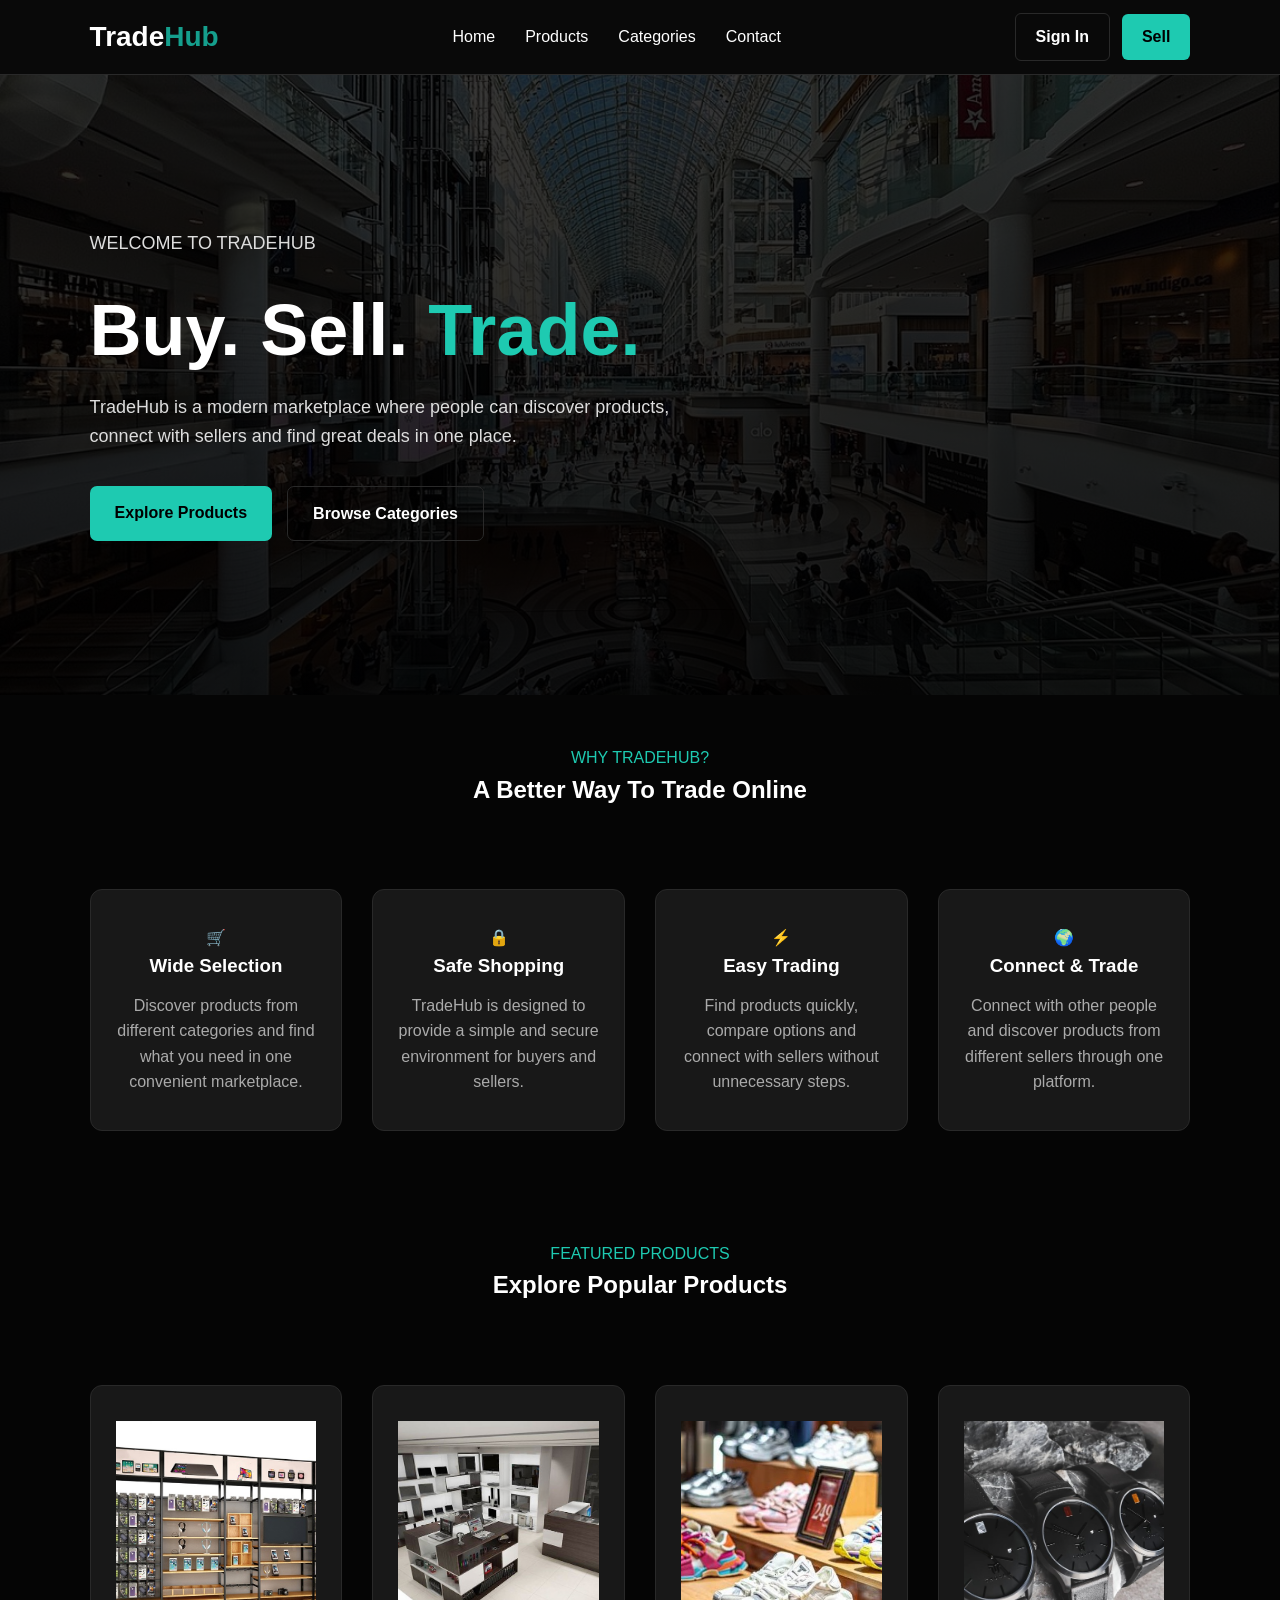
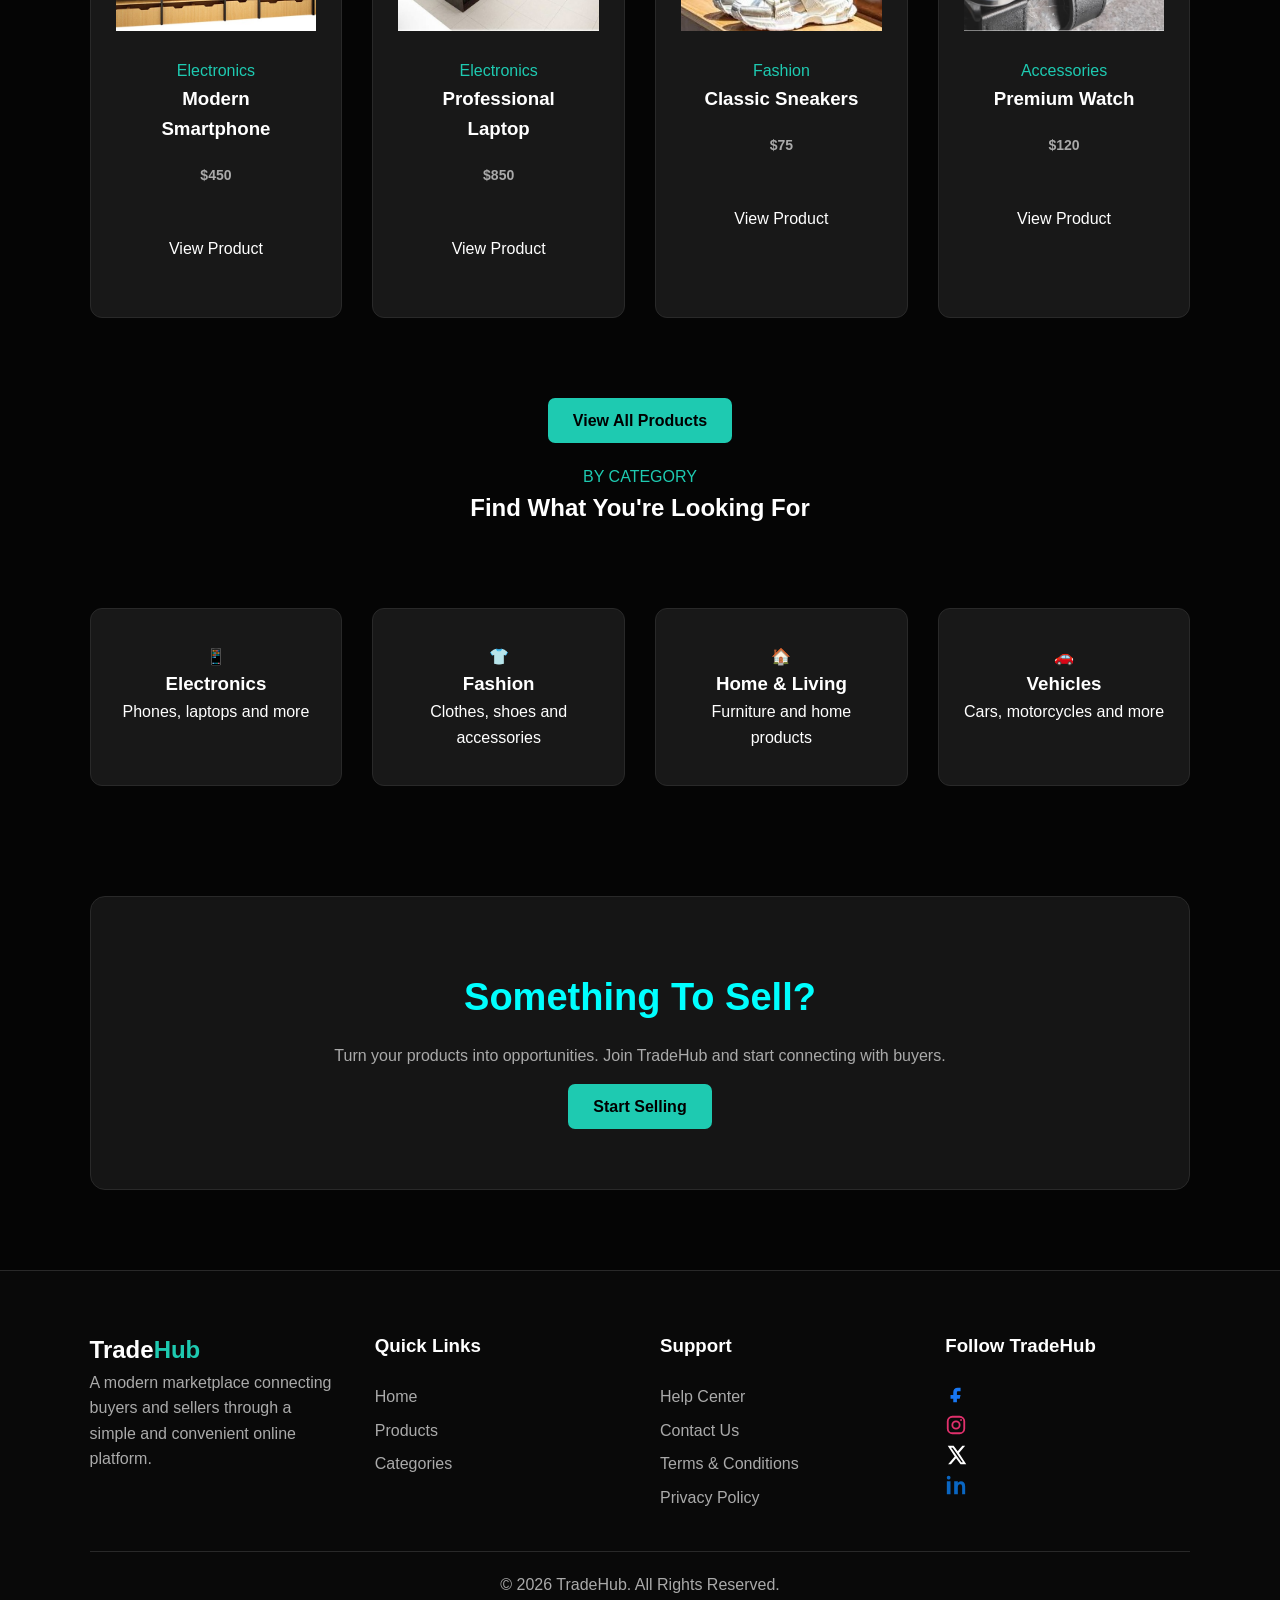
<file: index.html>
<!DOCTYPE html>
<html lang="en">
<head>
    <meta charset="UTF-8">
    <meta name="viewport" content="width=device-width, initial-scale=1.0">

    <title>TradeHub | Home</title>

    <link rel="stylesheet" href="style.css">
    <link rel="icon" type="image/x-icon" href="images/favicon.ico">
</head>

<body>

    <!-- HEADER -->
    <header class="header">
        <div class="logo">
            <a href="index.html">Trade<span>Hub</span></a>
        </div>

       <nav class="navbar">
    <a href="index.html" class="active">Home</a>
    <a href="products.html">Products</a>
    <a href="categories.html">Categories</a>
    <a href="contact.html">Contact</a>
</nav>

<div class="header-actions">
    <a href="signin.html" class="login-btn">Sign In</a>
    <a href="#" class="sell-btn">Sell</a>
</div>
    </header>


    <!-- HERO SECTION -->
    <section class="hero">

        <div class="hero-content">

            <p class="hero-small-text">WELCOME TO TRADEHUB</p>

            <h1>
                Buy. Sell.
                <span>Trade.</span>
            </h1>

            <p class="hero-description">
                TradeHub is a modern marketplace where people can discover
                products, connect with sellers and find great deals in one place.
            </p>

            <div class="hero-buttons">
                <a href="products.html" class="primary-btn">
                    Explore Products
                </a>

                <a href="categories.html" class="secondary-btn">
                    Browse Categories
                </a>
            </div>

        </div>

       

    </section>


    <!-- FEATURES -->
    <section class="features">

        <div class="section-heading">
           <span><p>WHY TRADEHUB?</p></span>
            <h2>A Better Way To Trade Online</h2>
        </div>

        <div class="feature-grid">

            <div class="feature-card">
                <div class="feature-icon">🛒</div>

                <h3>Wide Selection</h3>

                <p>
                    Discover products from different categories and
                    find what you need in one convenient marketplace.
                </p>
            </div>
            <div class="feature-card">
                
                <div class="feature-icon">🔒</div>

                <h3>Safe Shopping</h3>

                <p>
                    TradeHub is designed to provide a simple and
                    secure environment for buyers and sellers.
                </p>
            </div>


            <div class="feature-card">
                <div class="feature-icon">⚡</div>

                <h3>Easy Trading</h3>

                <p>
                    Find products quickly, compare options and
                    connect with sellers without unnecessary steps.
                </p>
            </div>


            <div class="feature-card">
                <div class="feature-icon">🌍</div>

                <h3>Connect & Trade</h3>

                <p>
                    Connect with other people and discover products
                    from different sellers through one platform.
                </p>
            </div>

        </div>

    </section>


    <!-- POPULAR PRODUCTS -->
    <section class="popular">

        <div class="section-heading">
            <p><span>FEATURED PRODUCTS</span></p>
            <h2>Explore Popular Products</h2>
        </div>

        <div class="product-grid">

            <div class="product-card">

                <div class="product-image">
                    <img src="images/phone.jpg" alt="Smartphone">
                </div>

                <div class="product-info">
                    <span>Electronics</span>
                    <h3>Modern Smartphone</h3>
                    <p class="price">$450</p>

                    <a href="products.html" class="view-btn">
                        View Product
                    </a>
                </div>

            </div>


            <div class="product-card">

                <div class="product-image">
                    <img src="images/laptop.jpg" alt="Laptop">
                </div>

                <div class="product-info">
                    <span>Electronics</span>
                    <h3>Professional Laptop</h3>
                    <p class="price">$850</p>

                    <a href="products.html" class="view-btn">
                        View Product
                    </a>
                </div>

            </div>


            <div class="product-card">

                <div class="product-image">
                    <img src="images/shoes.jpg" alt="Shoes">
                </div>

                <div class="product-info">
                    <span>Fashion</span>
                    <h3>Classic Sneakers</h3>
                    <p class="price">$75</p>

                    <a href="products.html" class="view-btn">
                        View Product
                    </a>
                </div>

            </div>


            <div class="product-card">

                <div class="product-image">
                    <img src="images/watch.jpg" alt="Watch">
                </div>

                <div class="product-info">
                    <span>Accessories</span>
                    <h3>Premium Watch</h3>
                    <p class="price">$120</p>

                    <a href="products.html" class="view-btn">
                        View Product
                    </a>
                </div>

            </div>

        </div>

        <div class="center-button">
            <a href="products.html" class="primary-btn">
                View All Products
            </a>
        </div>

    </section>


    <!-- CATEGORIES PREVIEW -->
    <section class="categories-preview">

        <div class="section-heading">
            <p><span>BY CATEGORY</span></p>
            <h2>Find What You're Looking For</h2>
        </div>

        <div class="category-grid">

            <a href="categories.html" class="category-card">
                <span>📱</span>
                <h3>Electronics</h3>
                <p>Phones, laptops and more</p>
            </a>

            <a href="categories.html" class="category-card">
                <span>👕</span>
                <h3>Fashion</h3>
                <p>Clothes, shoes and accessories</p>
            </a>

            <a href="categories.html" class="category-card">
                <span>🏠</span>
                <h3>Home & Living</h3>
                <p>Furniture and home products</p>
            </a>

            <a href="categories.html" class="category-card">
                <span>🚗</span>
                <h3>Vehicles</h3>
                <p>Cars, motorcycles and more</p>
            </a>

        </div>

    </section>


    <!-- CALL TO ACTION -->
    <section class="cta">

        <div class="cta-content">

            <h2>Something To Sell?</h2>

            <p>
                Turn your products into opportunities.
                Join TradeHub and start connecting with buyers.
            </p>

            <a href="#" class="primary-btn">
                Start Selling
            </a>

        </div>

    </section>


    <!-- FOOTER -->
    <footer class="footer">

        <div class="footer-content">

            <div class="footer-about">

                <h2>Trade<span>Hub</span></h2>

                <p>
                    A modern marketplace connecting buyers and sellers
                    through a simple and convenient online platform.
                </p>

            </div>


            <div class="footer-links">

                <h3>Quick Links</h3>

                <a href="index.html">Home</a>
                <a href="products.html">Products</a>
                <a href="categories.html">Categories</a>

            </div>


            <div class="footer-links">

                <h3>Support</h3>

                <a href="#">Help Center</a>
                <a href="#">Contact Us</a>
                <a href="#">Terms & Conditions</a>
                <a href="#">Privacy Policy</a>

            </div>

             <div class="footer-links">

                 <h3>
                        Follow TradeHub
                    </h3>

                <a href="https://www.facebook.com/" target="_blank" class="social facebook">
        <svg viewBox="0 0 24 24" aria-label="Facebook">
            <path d="M14 8h3V4h-3c-3.3 0-5 2-5 5v3H6v4h3v4h4v-4h3l1-4h-4V9c0-.7.3-1 1-1z"/>
        </svg>
        
    </a>

                         <a href="https://www.instagram.com/" target="_blank" class="social instagram">
        <svg viewBox="0 0 24 24" aria-label="Instagram">
            <rect x="3" y="3" width="18" height="18" rx="5" fill="none" stroke="currentColor" stroke-width="2"/>
            <circle cx="12" cy="12" r="4" fill="none" stroke="currentColor" stroke-width="2"/>
            <circle cx="17.5" cy="6.5" r="1" fill="currentColor"/>
        </svg>
        
    </a>

    <!-- X -->
    <a href="https://www.x.com/" target="_blank" class="social x">
        <svg viewBox="0 0 24 24" aria-label="X">
            <path d="M18.9 2H22l-6.77 7.74L23.2 22h-6.24l-4.89-6.39L6.5 22H3.4l7.24-8.28L3 2h6.4l4.42 5.84L18.9 2zm-1.1 17.8h1.73L8.46 4.1H6.6L17.8 19.8z"/>
        </svg>
    
    </a>

    <!-- LinkedIn -->
    <a href="https://www.linkedin.com/" target="_blank" class="social linkedin">
        <svg viewBox="0 0 24 24" aria-label="LinkedIn">
            <path d="M6 8H2V22H6V8ZM4 2C2.9 2 2 2.9 2 4s.9 2 2 2 2-.9 2-2-.9-2-2-2ZM22 13.5C22 9.9 20.1 8 17.3 8c-1.5 0-2.5.8-3.3 1.7V8h-4v14h4v-7.1c0-1.9.4-3.8 2.6-3.8 2.1 0 2.1 2 2.1 3.9V22H22v-8.5Z"/>
        </svg>
        
    </a>
            </div>

        </div>

        <div class="footer-bottom">
            <p>
                © 2026 TradeHub. All Rights Reserved.
            </p>
        </div>

    </footer>


    <script src="script.js"></script>

</body>
</html>
</file>
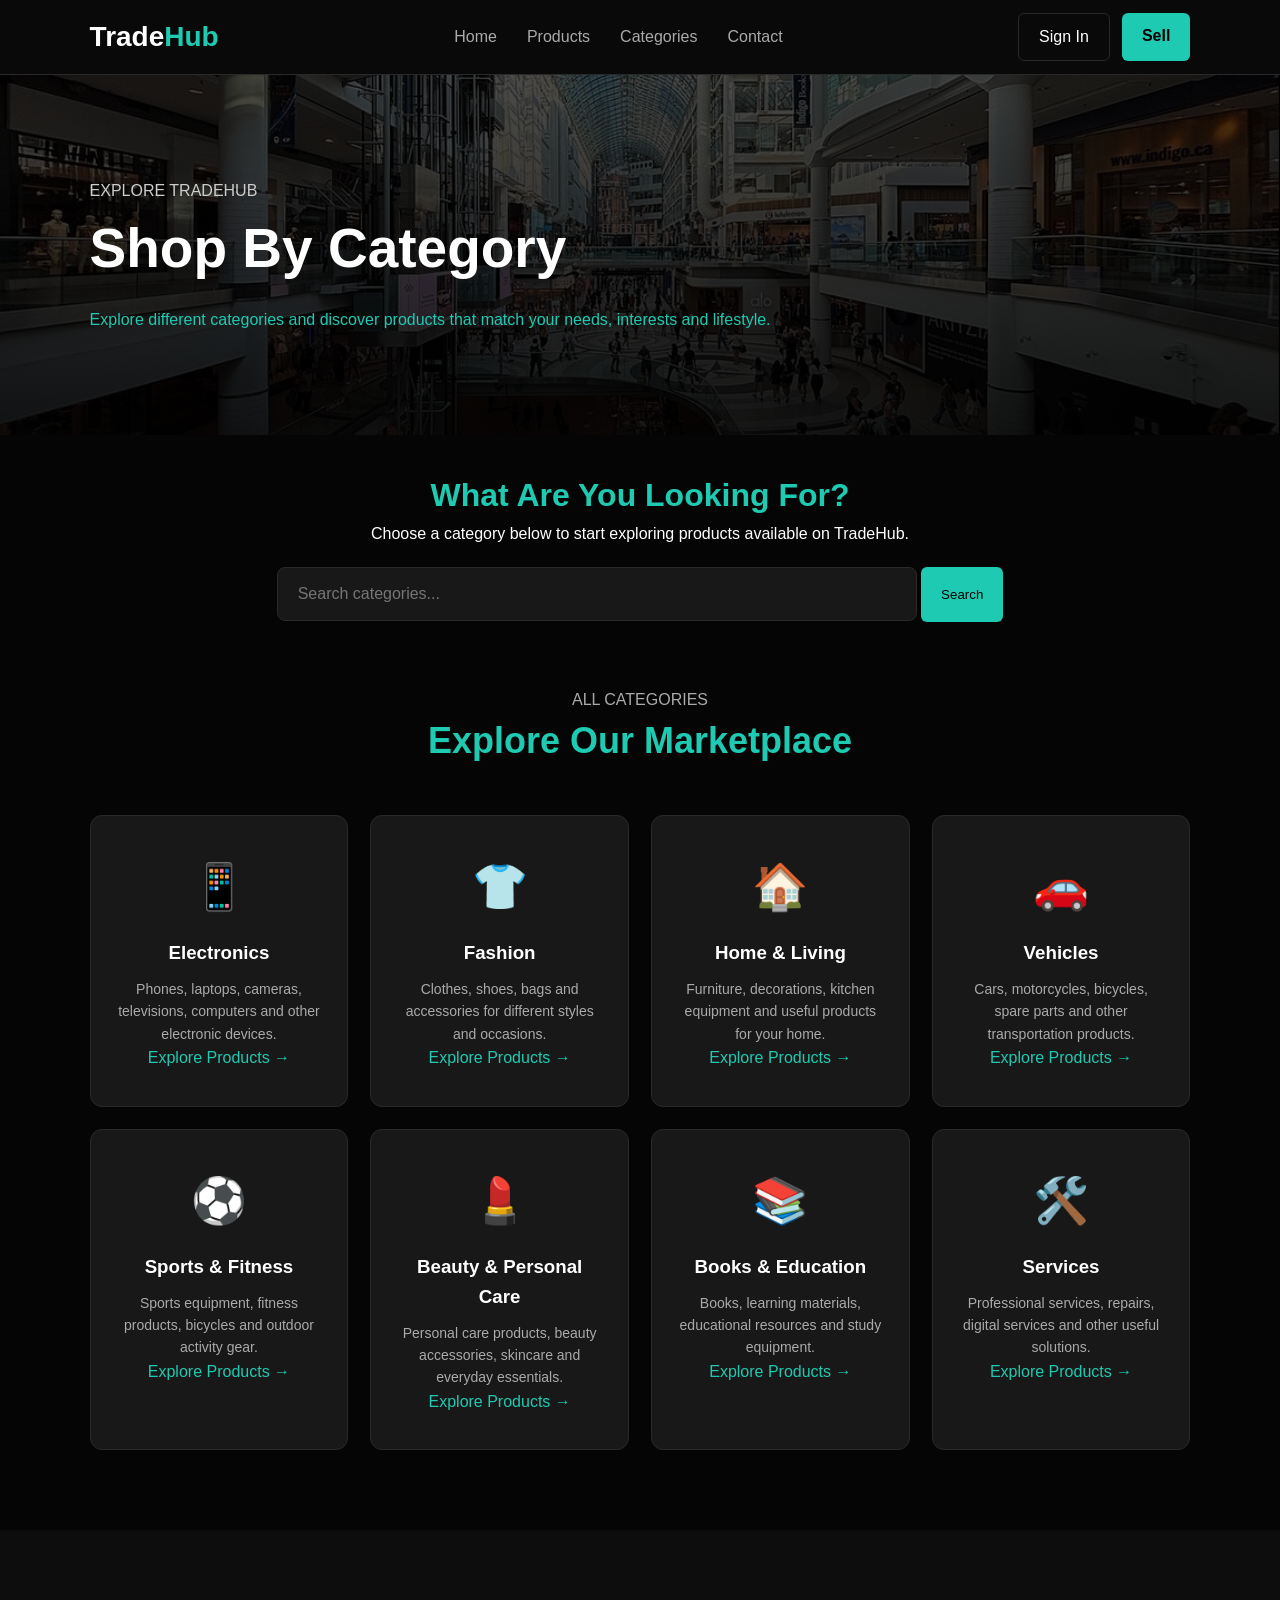
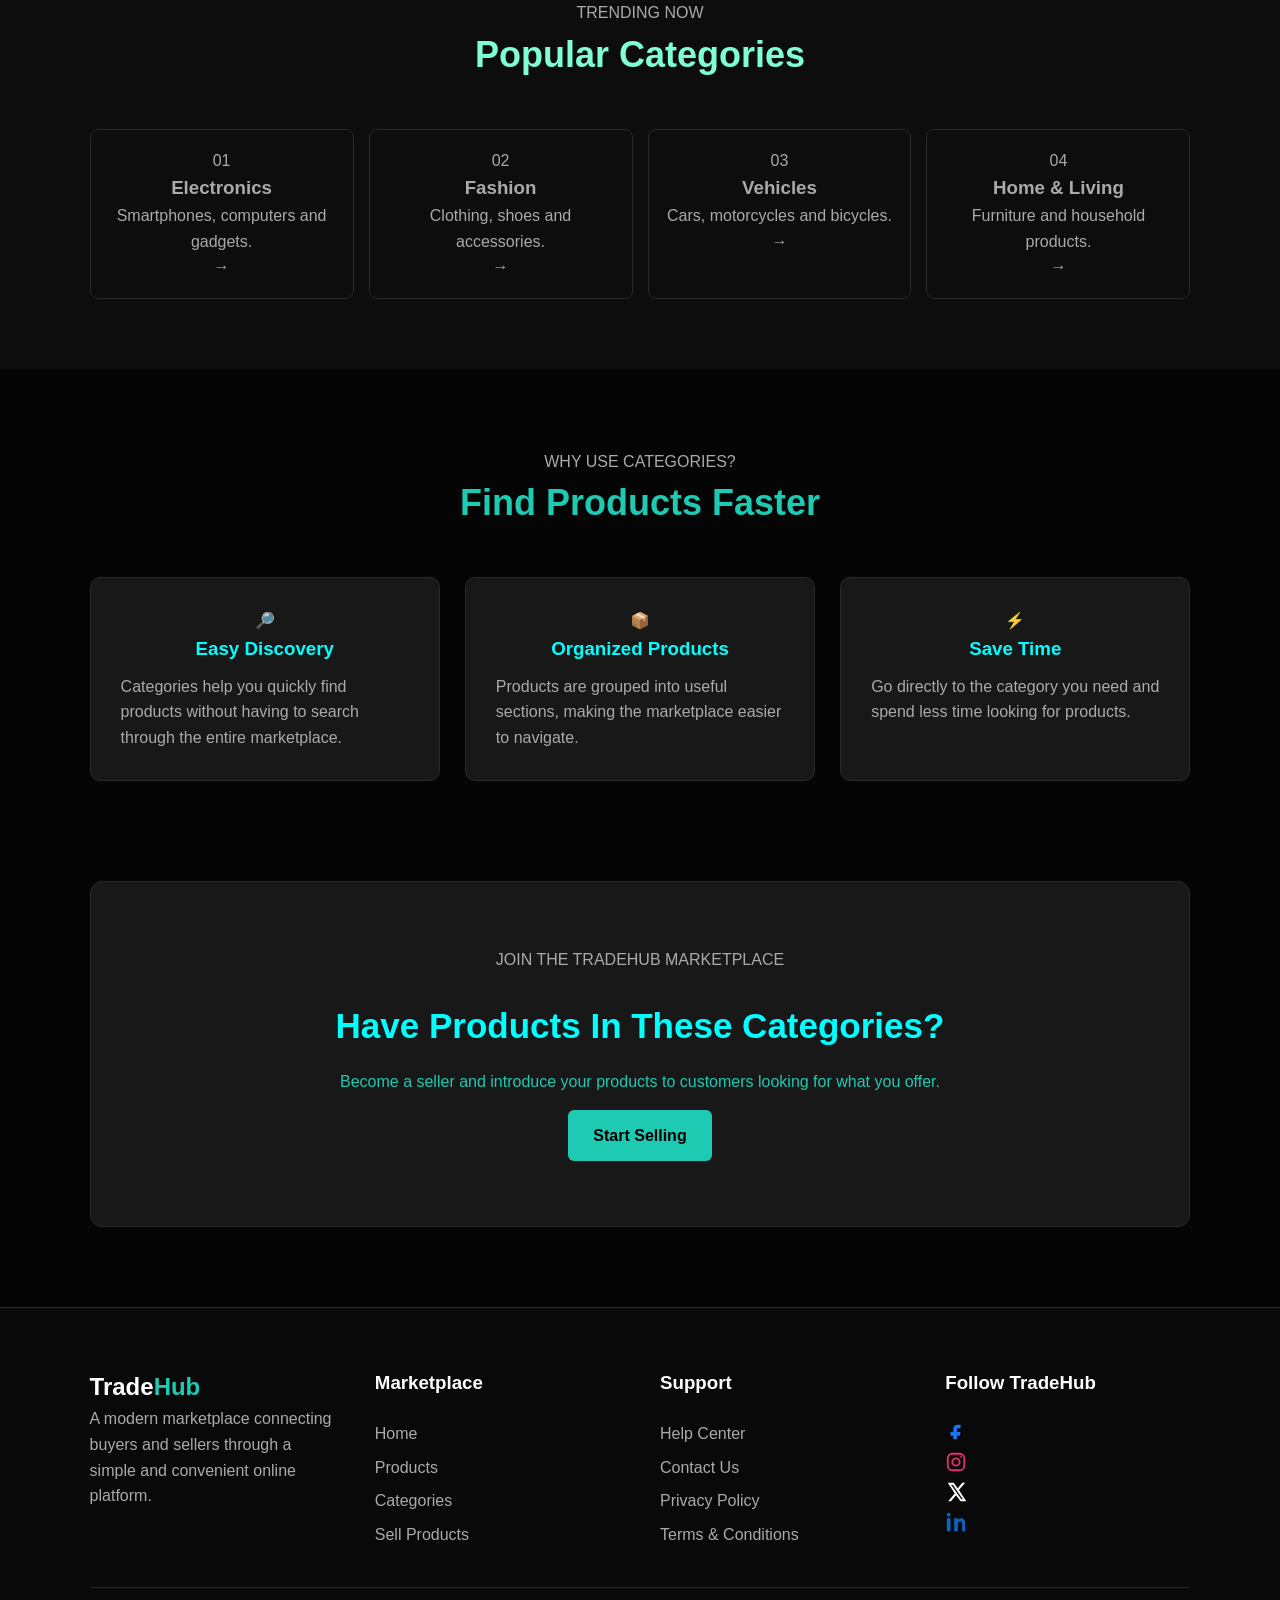
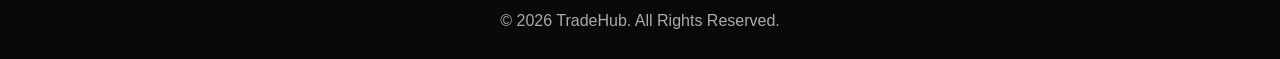
<file: categories.html>
<!DOCTYPE html>
<html lang="en">
<head>
    <meta charset="UTF-8">
    <meta name="viewport" content="width=device-width, initial-scale=1.0">

    <title>TradeHub | Categories</title>

    <link rel="stylesheet" href="categories.css">
    <link rel="icon" type="image/x-icon" href="images/favicon.ico">
</head>

<body>


    <!-- HEADER -->

    <header class="header">

        <div class="logo">
            <a href="index.html">
                Trade<span>Hub</span>
            </a>
        </div>


       <nav class="navbar">
    <a href="index.html" class="active">Home</a>
    <a href="products.html">Products</a>
    <a href="categories.html">Categories</a>
    <a href="contact.html">Contact</a>
</nav>

<div class="header-actions">
    <a href="signin.html" class="login-btn">Sign In</a>
    <a href="#" class="sell-btn">Sell</a>
</div>

    </header>



    <!-- PAGE HERO -->

    <section class="page-hero">

        <div class="hero-content">

            <p>EXPLORE TRADEHUB</p>

            <h1>
                Shop By Category
            </h1>

            <span>
                Explore different categories and discover products
                that match your needs, interests and lifestyle.
            </span>

        </div>

    </section>
    



    <!-- CATEGORY SEARCH -->

    <section class="category-search">

        <div class="search-content">

            <h2>
                What Are You Looking For?
            </h2>

            <p>
                Choose a category below to start exploring products
                available on TradeHub.
            </p>


            <div class="search-box">

                <input
                    type="search"
                    placeholder="Search categories..."
                    id="category-search"
                >

                <button type="button" class="search-button">
                    Search
                </button>

            </div>

        </div>

    </section>



    <!-- MAIN CATEGORIES -->

    <main class="categories-section">

        <div class="section-heading">

            <p>ALL CATEGORIES</p>

            <h2>
                Explore Our Marketplace
            </h2>

        </div>


        <div class="categories-grid">


            <!-- ELECTRONICS -->

            <a href="products.html" class="category-card">

                <div class="category-icon">
                    📱
                </div>

                <div class="category-info">

                    <h3>
                        Electronics
                    </h3>

                    <p>
                        Phones, laptops, cameras, televisions,
                        computers and other electronic devices.
                    </p>

                    <span>
                        Explore Products →
                    </span>

                </div>

            </a>



            <!-- FASHION -->

            <a href="products.html" class="category-card">

                <div class="category-icon">
                    👕
                </div>

                <div class="category-info">

                    <h3>
                        Fashion
                    </h3>

                    <p>
                        Clothes, shoes, bags and accessories
                        for different styles and occasions.
                    </p>

                    <span>
                        Explore Products →
                    </span>

                </div>

            </a>



            <!-- HOME -->

            <a href="products.html" class="category-card">

                <div class="category-icon">
                    🏠
                </div>

                <div class="category-info">

                    <h3>
                        Home & Living
                    </h3>

                    <p>
                        Furniture, decorations, kitchen equipment
                        and useful products for your home.
                    </p>

                    <span>
                        Explore Products →
                    </span>

                </div>

            </a>



            <!-- VEHICLES -->

            <a href="products.html" class="category-card">

                <div class="category-icon">
                    🚗
                </div>

                <div class="category-info">

                    <h3>
                        Vehicles
                    </h3>

                    <p>
                        Cars, motorcycles, bicycles, spare parts
                        and other transportation products.
                    </p>

                    <span>
                        Explore Products →
                    </span>

                </div>

            </a>



            <!-- SPORTS -->

            <a href="products.html" class="category-card">

                <div class="category-icon">
                    ⚽
                </div>

                <div class="category-info">

                    <h3>
                        Sports & Fitness
                    </h3>

                    <p>
                        Sports equipment, fitness products,
                        bicycles and outdoor activity gear.
                    </p>

                    <span>
                        Explore Products →
                    </span>

                </div>

            </a>



            <!-- BEAUTY -->

            <a href="products.html" class="category-card">

                <div class="category-icon">
                    💄
                </div>

                <div class="category-info">

                    <h3>
                        Beauty & Personal Care
                    </h3>

                    <p>
                        Personal care products, beauty accessories,
                        skincare and everyday essentials.
                    </p>

                    <span>
                        Explore Products →
                    </span>

                </div>

            </a>



            <!-- BOOKS -->

            <a href="products.html" class="category-card">

                <div class="category-icon">
                    📚
                </div>

                <div class="category-info">

                    <h3>
                        Books & Education
                    </h3>

                    <p>
                        Books, learning materials, educational
                        resources and study equipment.
                    </p>

                    <span>
                        Explore Products →
                    </span>

                </div>

            </a>



            <!-- SERVICES -->

            <a href="products.html" class="category-card">

                <div class="category-icon">
                    🛠️
                </div>

                <div class="category-info">

                    <h3>
                        Services
                    </h3>

                    <p>
                        Professional services, repairs, digital
                        services and other useful solutions.
                    </p>

                    <span>
                        Explore Products →
                    </span>

                </div>

            </a>

        </div>

    </main>



    <!-- POPULAR CATEGORIES -->

    <section class="popular-categories">

        <div class="section-heading">

            <p>TRENDING NOW</p>

            <h2>
                Popular Categories
            </h2>

        </div>


        <div class="popular-grid">


            <div class="popular-card">

                <div class="popular-number">
                    01
                </div>

                <div>

                    <h3>
                        Electronics
                    </h3>

                    <p>
                        Smartphones, computers and gadgets.
                    </p>

                </div>

                <a href="products.html">
                    →
                </a>

            </div>



            <div class="popular-card">

                <div class="popular-number">
                    02
                </div>

                <div>

                    <h3>
                        Fashion
                    </h3>

                    <p>
                        Clothing, shoes and accessories.
                    </p>

                </div>

                <a href="products.html">
                    →
                </a>

            </div>



            <div class="popular-card">

                <div class="popular-number">
                    03
                </div>

                <div>

                    <h3>
                        Vehicles
                    </h3>

                    <p>
                        Cars, motorcycles and bicycles.
                    </p>

                </div>

                <a href="products.html">
                    →
                </a>

            </div>



            <div class="popular-card">

                <div class="popular-number">
                    04
                </div>

                <div>

                    <h3>
                        Home & Living
                    </h3>

                    <p>
                        Furniture and household products.
                    </p>

                </div>

                <a href="products.html">
                    →
                </a>

            </div>

        </div>

    </section>



    <!-- CATEGORY BENEFITS -->

    <section class="benefits">

        <div class="section-heading">

            <p>WHY USE CATEGORIES?</p>

            <h2>
                Find Products Faster
            </h2>

        </div>


        <div class="benefit-container">


            <div class="benefit-card">

                <div class="benefit-icon">
                    🔎
                </div>

                <h3>
                    Easy Discovery
                </h3>

                <p>
                    Categories help you quickly find products
                    without having to search through the entire marketplace.
                </p>

            </div>



            <div class="benefit-card">

                <div class="benefit-icon">
                    📦
                </div>

                <h3>
                    Organized Products
                </h3>

                <p>
                    Products are grouped into useful sections,
                    making the marketplace easier to navigate.
                </p>

            </div>



            <div class="benefit-card">

                <div class="benefit-icon">
                    ⚡
                </div>

                <h3>
                    Save Time
                </h3>

                <p>
                    Go directly to the category you need and
                    spend less time looking for products.
                </p>

            </div>

        </div>

    </section>



    <!-- SELLER CTA -->

    <section class="seller-section">

        <div class="seller-content">

            <p>
                JOIN THE TRADEHUB MARKETPLACE
            </p>

            <h2>
                Have Products In These Categories?
            </h2>

            <span>
                Become a seller and introduce your products
                to customers looking for what you offer.
            </span>
            
            <br>

            <a href="#" class="seller-btn">
                Start Selling
            </a>

        </div>

    </section>



    <!-- FOOTER -->

    <footer class="footer">

        <div class="footer-content">


            <div class="footer-about">

                <h2>
                    Trade<span>Hub</span>
                </h2>

                <p>
                    A modern marketplace connecting buyers
                    and sellers through a simple and convenient
                    online platform.
                </p>

            </div>



            <div class="footer-links">

                <h3>
                    Marketplace
                </h3>

                <a href="index.html">
                    Home
                </a>

                <a href="products.html">
                    Products
                </a>

                <a href="categories.html">
                    Categories
                </a>

                <a href="#">
                    Sell Products
                </a>

            </div>



            <div class="footer-links">

                <h3>
                    Support
                </h3>

                <a href="#">
                    Help Center
                </a>

                <a href="#">
                    Contact Us
                </a>

                <a href="#">
                    Privacy Policy
                </a>

                <a href="#">
                    Terms & Conditions
                </a>

            </div>

             <div class="footer-links">

                 <h3>
                        Follow TradeHub
                    </h3>

                <a href="https://www.facebook.com/" target="_blank" class="social facebook">
        <svg viewBox="0 0 24 24" aria-label="Facebook">
            <path d="M14 8h3V4h-3c-3.3 0-5 2-5 5v3H6v4h3v4h4v-4h3l1-4h-4V9c0-.7.3-1 1-1z"/>
        </svg>
        
    </a>

                         <a href="https://www.instagram.com/" target="_blank" class="social instagram">
        <svg viewBox="0 0 24 24" aria-label="Instagram">
            <rect x="3" y="3" width="18" height="18" rx="5" fill="none" stroke="currentColor" stroke-width="2"/>
            <circle cx="12" cy="12" r="4" fill="none" stroke="currentColor" stroke-width="2"/>
            <circle cx="17.5" cy="6.5" r="1" fill="currentColor"/>
        </svg>
        
    </a>

    <!-- X -->
    <a href="https://www.x.com/" target="_blank" class="social x">
        <svg viewBox="0 0 24 24" aria-label="X">
            <path d="M18.9 2H22l-6.77 7.74L23.2 22h-6.24l-4.89-6.39L6.5 22H3.4l7.24-8.28L3 2h6.4l4.42 5.84L18.9 2zm-1.1 17.8h1.73L8.46 4.1H6.6L17.8 19.8z"/>
        </svg>
    
    </a>

    <!-- LinkedIn -->
    <a href="https://www.linkedin.com/" target="_blank" class="social linkedin">
        <svg viewBox="0 0 24 24" aria-label="LinkedIn">
            <path d="M6 8H2V22H6V8ZM4 2C2.9 2 2 2.9 2 4s.9 2 2 2 2-.9 2-2-.9-2-2-2ZM22 13.5C22 9.9 20.1 8 17.3 8c-1.5 0-2.5.8-3.3 1.7V8h-4v14h4v-7.1c0-1.9.4-3.8 2.6-3.8 2.1 0 2.1 2 2.1 3.9V22H22v-8.5Z"/>
        </svg>
        
    </a>
            </div>

        </div>


        <div class="footer-bottom">

            <p>
                © 2026 TradeHub. All Rights Reserved.
            </p>

        </div>

    </footer>


    <script src="script.js"></script>

</body>

</html>
</file>
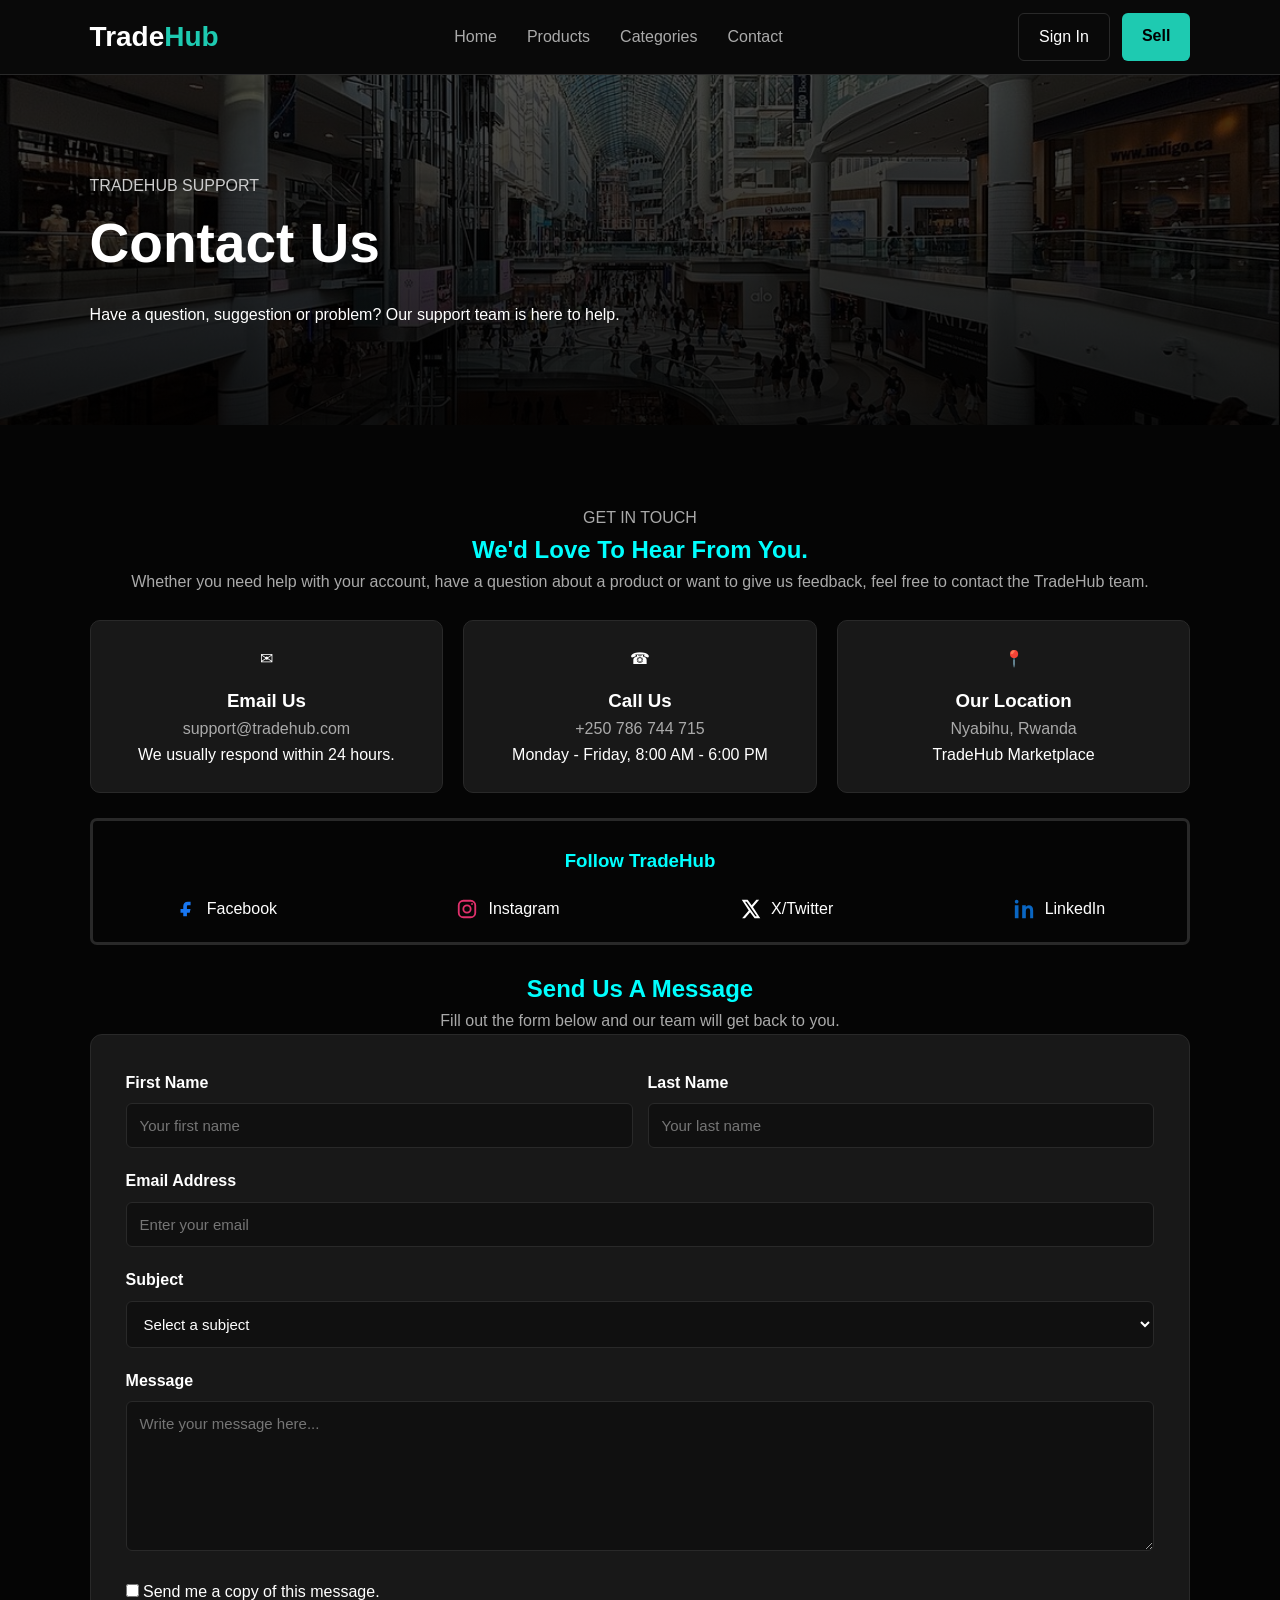
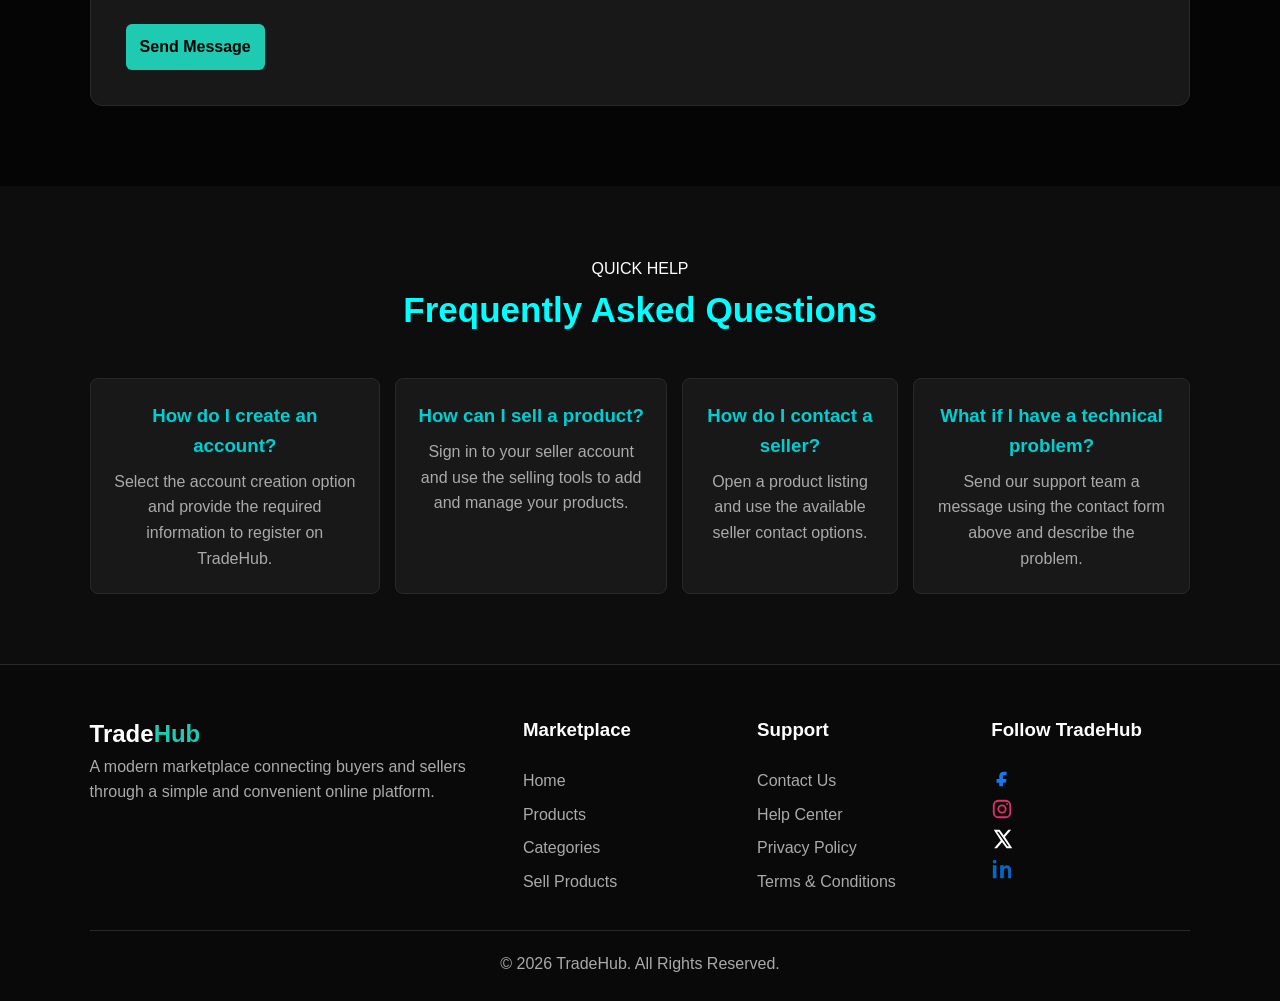
<file: contact.html>
<!DOCTYPE html>
<html lang="en">

<head>
    <meta charset="UTF-8">
    <meta name="viewport" content="width=device-width, initial-scale=1.0">

    <title>TradeHub | Contact Us</title>

    <link rel="stylesheet" href="contact.css">
    <link rel="icon" type="image/x-icon" href="images/favicon.ico">
</head>

<body>


    <!-- HEADER -->

    <header class="header">

        <div class="logo">

            <a href="index.html">
                Trade<span>Hub</span>
            </a>

        </div>


       <nav class="navbar">
    <a href="index.html" class="active">Home</a>
    <a href="products.html">Products</a>
    <a href="categories.html">Categories</a>
    <a href="contact.html">Contact</a>
</nav>

<div class="header-actions">
    <a href="signin.html" class="login-btn">Sign In</a>
    <a href="#" class="sell-btn">Sell</a>
</div>

    </header>



    <!-- PAGE HERO -->

    <section class="page-hero">

        <div class="hero-content">

            <p>
                TRADEHUB SUPPORT
            </p>

            <h1>
                Contact Us
            </h1>

            <span>
                Have a question, suggestion or problem?
                Our support team is here to help.
            </span>

        </div>

    </section>



    <!-- CONTACT AREA -->

    <main class="contact-section">

        <div class="contact-container">


            <!-- CONTACT INFORMATION -->

          
            <div class="small-heading">
                <p>
                    GET IN TOUCH
                </p>

                <h2>
                    We'd Love To
                    <span>Hear From You.</span>
                </h2>

                <p class="intro">
                    Whether you need help with your account, have a
                    question about a product or want to give us feedback,
                    feel free to contact the TradeHub team.
                </p>
            </div>


                <!-- EMAIL -->
            <div class="contact-info">
                <div class="contact-item">

                    <div class="contact-icon">
                        ✉
                    </div>

                    <div>

                        <h3>
                            Email Us
                        </h3>

                        <p>
                            support@tradehub.com
                        </p>

                        <span>
                            We usually respond within 24 hours.
                        </span>

                    </div>

                </div>


                <!-- PHONE -->

                <div class="contact-item">

                    <div class="contact-icon">
                        ☎
                    </div>

                    <div>

                        <h3>
                            Call Us
                        </h3>

                        <p>
                            +250 786 744 715
                        </p>

                        <span>
                            Monday - Friday, 8:00 AM - 6:00 PM
                        </span>

                    </div>

                </div>


                <!-- LOCATION -->

                <div class="contact-item">

                    <div class="contact-icon">
                        📍
                    </div>

                    <div>

                        <h3>
                            Our Location
                        </h3>

                        <p>
                            Nyabihu, Rwanda
                        </p>

                        <span>
                            TradeHub Marketplace
                        </span>

                    </div>

                </div>
            </div>


                <!-- SOCIAL -->
                 

                <div class="social-section">

                    <h3>
                        Follow TradeHub
                    </h3>

                    <div class="social-links">

                         <a href="#" class="social facebook">
        <svg viewBox="0 0 24 24" aria-label="Facebook">
            <path d="M14 8h3V4h-3c-3.3 0-5 2-5 5v3H6v4h3v4h4v-4h3l1-4h-4V9c0-.7.3-1 1-1z"/>
        </svg>
        <span>Facebook</span>
    </a>

                         <a href="#" class="social instagram">
        <svg viewBox="0 0 24 24" aria-label="Instagram">
            <rect x="3" y="3" width="18" height="18" rx="5" fill="none" stroke="currentColor" stroke-width="2"/>
            <circle cx="12" cy="12" r="4" fill="none" stroke="currentColor" stroke-width="2"/>
            <circle cx="17.5" cy="6.5" r="1" fill="currentColor"/>
        </svg>
        <span>Instagram</span>
    </a>

    <!-- X -->
    <a href="#" class="social x">
        <svg viewBox="0 0 24 24" aria-label="X">
            <path d="M18.9 2H22l-6.77 7.74L23.2 22h-6.24l-4.89-6.39L6.5 22H3.4l7.24-8.28L3 2h6.4l4.42 5.84L18.9 2zm-1.1 17.8h1.73L8.46 4.1H6.6L17.8 19.8z"/>
        </svg>
        <span>X/Twitter</span>
    </a>

    <!-- LinkedIn -->
    <a href="#" class="social linkedin">
        <svg viewBox="0 0 24 24" aria-label="LinkedIn">
            <path d="M6 8H2V22H6V8ZM4 2C2.9 2 2 2.9 2 4s.9 2 2 2 2-.9 2-2-.9-2-2-2ZM22 13.5C22 9.9 20.1 8 17.3 8c-1.5 0-2.5.8-3.3 1.7V8h-4v14h4v-7.1c0-1.9.4-3.8 2.6-3.8 2.1 0 2.1 2 2.1 3.9V22H22v-8.5Z"/>
        </svg>
        <span>LinkedIn</span>
    </a>

                    </div>

                
                 </div>


            <!-- CONTACT FORM -->

            <div class="contact-form-card">

                <div class="form-heading">

                    <h2>
                        Send Us A Message
                    </h2>

                    <p>
                        Fill out the form below and our team
                        will get back to you.
                    </p>

                </div>


                <form action="#" method="post" class="contact-form">


                    <!-- NAME -->

                    <div class="form-row">

                        <div class="form-group">

                            <label for="first-name">
                                First Name
                            </label>

                            <input
                                type="text"
                                id="first-name"
                                name="first_name"
                                placeholder="Your first name"
                                required
                            >

                        </div>


                        <div class="form-group">

                            <label for="last-name">
                                Last Name
                            </label>

                            <input
                                type="text"
                                id="last-name"
                                name="last_name"
                                placeholder="Your last name"
                                required
                            >

                        </div>

                    </div>


                    <!-- EMAIL -->

                    <div class="form-group">

                        <label for="contact-email">
                            Email Address
                        </label>

                        <input
                            type="email"
                            id="contact-email"
                            name="email"
                            placeholder="Enter your email"
                            required
                        >

                    </div>


                    <!-- SUBJECT -->

                    <div class="form-group">

                        <label for="subject">
                            Subject
                        </label>

                        <select
                            id="subject"
                            name="subject"
                            required
                        >

                            <option value="">
                                Select a subject
                            </option>

                            <option value="account">
                                Account Support
                            </option>

                            <option value="product">
                                Product Question
                            </option>

                            <option value="seller">
                                Seller Support
                            </option>

                            <option value="payment">
                                Payment Issue
                            </option>

                            <option value="technical">
                                Technical Problem
                            </option>

                            <option value="feedback">
                                Feedback
                            </option>

                            <option value="other">
                                Other
                            </option>

                        </select>

                    </div>


                    <!-- MESSAGE -->

                    <div class="form-group">

                        <label for="message">
                            Message
                        </label>

                        <textarea
                            id="message"
                            name="message"
                            rows="7"
                            placeholder="Write your message here..."
                            required
                        ></textarea>

                    </div>


                    <!-- CHECKBOX -->

                    <div class="form-check">

                        <label>

                            <input
                                type="checkbox"
                                name="copy"
                            >

                            Send me a copy of this message.

                        </label>

                    </div>


                    <!-- BUTTON -->

                    <button
                        type="submit"
                        class="submit-btn"
                    >
                        Send Message
                    </button>

                </form>

            </div>

        </div>

    </main>



    <!-- FAQ -->

    <section class="faq-section">

        <div class="section-heading">

            <p>
                QUICK HELP
            </p>

            <h2>
                Frequently Asked Questions
            </h2>

        </div>


        <div class="faq-grid">


            <div class="faq-card">

                <h3>
                    How do I create an account?
                </h3>

                <p>
                    Select the account creation option and provide
                    the required information to register on TradeHub.
                </p>

            </div>


            <div class="faq-card">

                <h3>
                    How can I sell a product?
                </h3>

                <p>
                    Sign in to your seller account and use the
                    selling tools to add and manage your products.
                </p>

            </div>


            <div class="faq-card">

                <h3>
                    How do I contact a seller?
                </h3>

                <p>
                    Open a product listing and use the available
                    seller contact options.
                </p>

            </div>


            <div class="faq-card">

                <h3>
                    What if I have a technical problem?
                </h3>

                <p>
                    Send our support team a message using the
                    contact form above and describe the problem.
                </p>

            </div>

        </div>

    </section>



    <!-- FOOTER -->

    <footer class="footer">

        <div class="footer-content">


            <div class="footer-about">

                <h2>
                    Trade<span>Hub</span>
                </h2>

                <p>
                    A modern marketplace connecting buyers and sellers
                    through a simple and convenient online platform.
                </p>

            </div>


            <div class="footer-links">

                <h3>
                    Marketplace
                </h3>

                <a href="index.html">
                    Home
                </a>

                <a href="products.html">
                    Products
                </a>

                <a href="categories.html">
                    Categories
                </a>

                <a href="#">
                    Sell Products
                </a>

            </div>


            <div class="footer-links">

                <h3>
                    Support
                </h3>

                <a href="contact.html">
                    Contact Us
                </a>

                <a href="#">
                    Help Center
                </a>

                <a href="#">
                    Privacy Policy
                </a>

                <a href="#">
                    Terms & Conditions
                </a>

            </div>

            <div class="footer-links">

                 <h3>
                        Follow TradeHub
                    </h3>

                <a href="https://www.facebook.com/" target="_blank" class="social facebook">
        <svg viewBox="0 0 24 24" aria-label="Facebook">
            <path d="M14 8h3V4h-3c-3.3 0-5 2-5 5v3H6v4h3v4h4v-4h3l1-4h-4V9c0-.7.3-1 1-1z"/>
        </svg>
        
    </a>

                         <a href="https://www.instagram.com/" target="_blank" class="social instagram">
        <svg viewBox="0 0 24 24" aria-label="Instagram">
            <rect x="3" y="3" width="18" height="18" rx="5" fill="none" stroke="currentColor" stroke-width="2"/>
            <circle cx="12" cy="12" r="4" fill="none" stroke="currentColor" stroke-width="2"/>
            <circle cx="17.5" cy="6.5" r="1" fill="currentColor"/>
        </svg>
        
    </a>

    <!-- X -->
    <a href="https://www.x.com/" target="_blank" class="social x">
        <svg viewBox="0 0 24 24" aria-label="X">
            <path d="M18.9 2H22l-6.77 7.74L23.2 22h-6.24l-4.89-6.39L6.5 22H3.4l7.24-8.28L3 2h6.4l4.42 5.84L18.9 2zm-1.1 17.8h1.73L8.46 4.1H6.6L17.8 19.8z"/>
        </svg>
    
    </a>

    <!-- LinkedIn -->
    <a href="https://www.linkedin.com/" target="_blank" class="social linkedin">
        <svg viewBox="0 0 24 24" aria-label="LinkedIn">
            <path d="M6 8H2V22H6V8ZM4 2C2.9 2 2 2.9 2 4s.9 2 2 2 2-.9 2-2-.9-2-2-2ZM22 13.5C22 9.9 20.1 8 17.3 8c-1.5 0-2.5.8-3.3 1.7V8h-4v14h4v-7.1c0-1.9.4-3.8 2.6-3.8 2.1 0 2.1 2 2.1 3.9V22H22v-8.5Z"/>
        </svg>
        
    </a>
            </div>

        </div>


        <div class="footer-bottom">

            <p>
                © 2026 TradeHub. All Rights Reserved.
            </p>

        </div>

    </footer>


    <script src="script.js"></script>

</body>

</html>
</file>
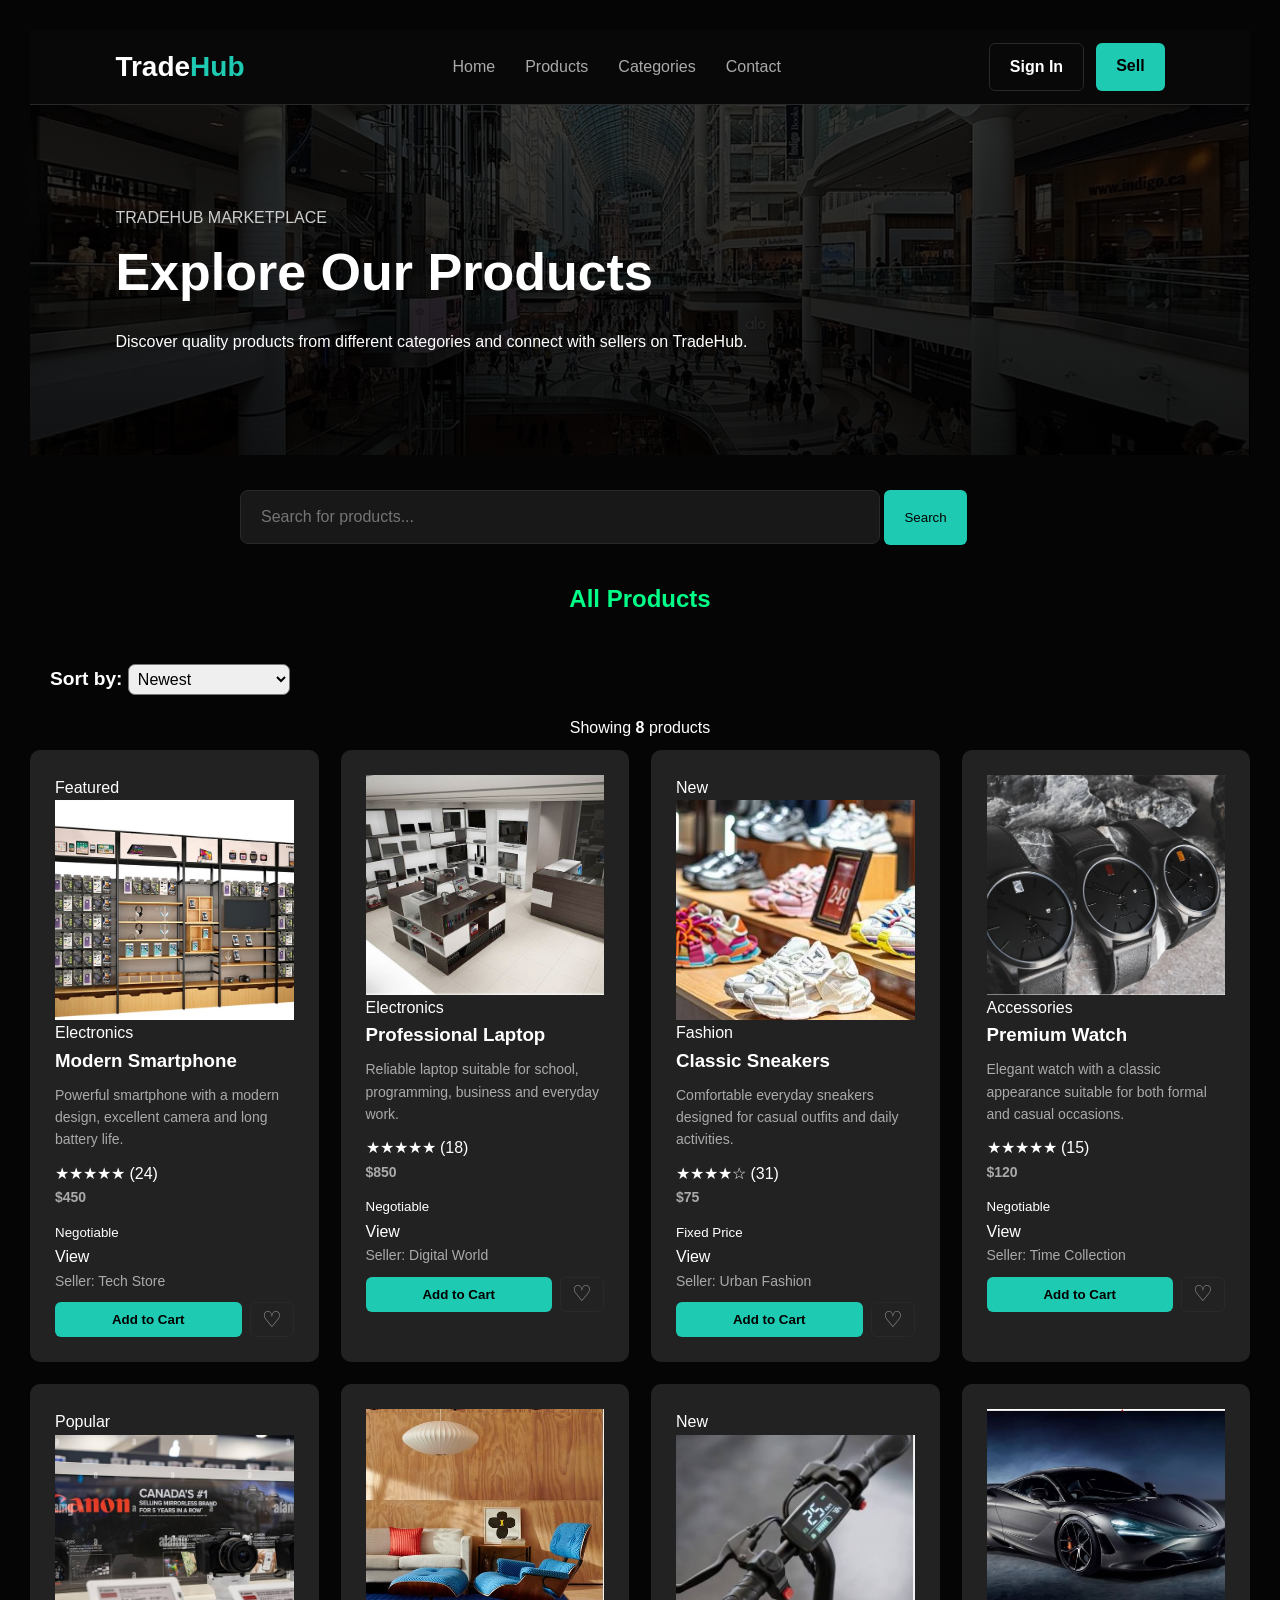
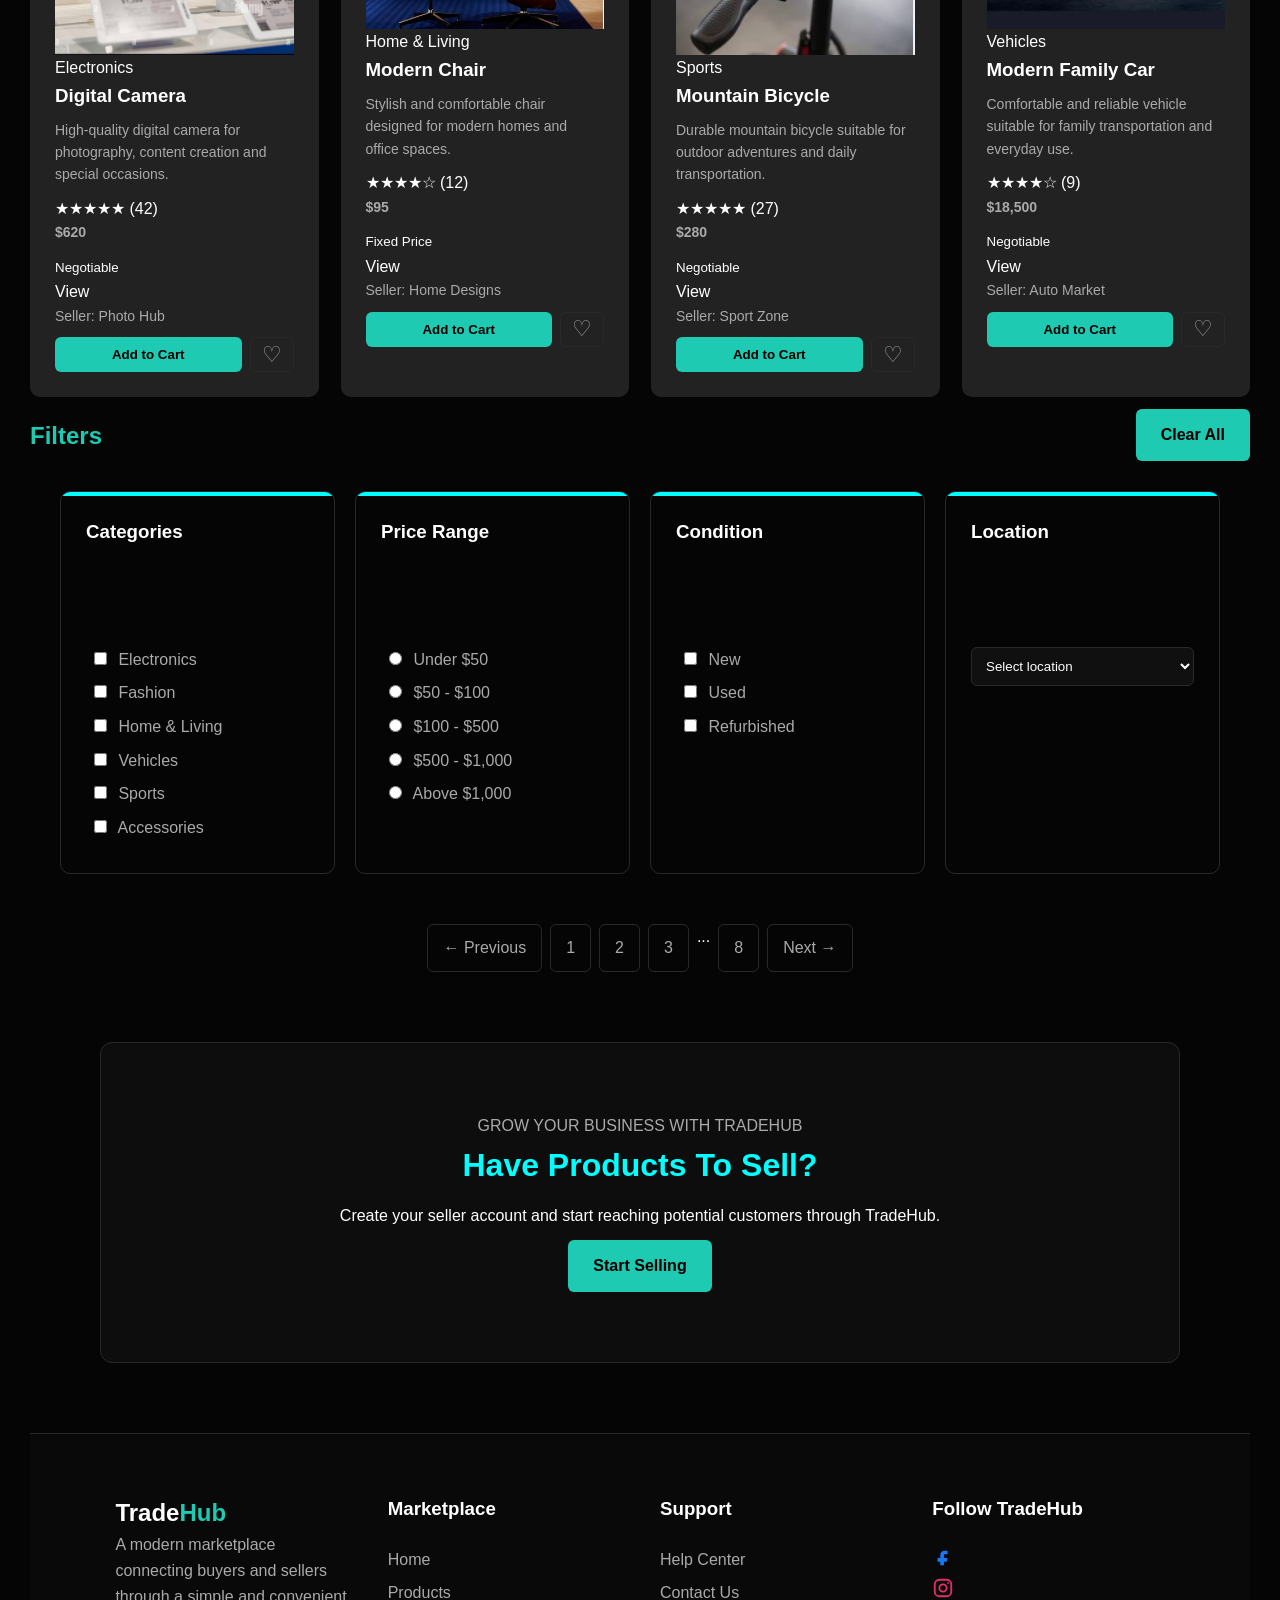
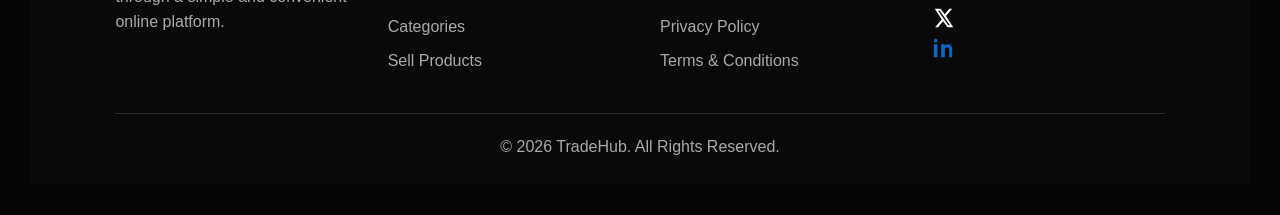
<file: products.html>
<!DOCTYPE html>
<html lang="en">
<head>
    <meta charset="UTF-8">
    <meta name="viewport" content="width=device-width, initial-scale=1.0">

    <title>TradeHub | Products</title>

    <link rel="stylesheet" href="products.css">
    <link rel="icon" type="image/x-icon" href="images/favicon.ico">
</head>

<body>

    <!-- HEADER -->
    <header class="header">

        <div class="logo">
            <a href="index.html">Trade<span>Hub</span></a>
        </div>

       <nav class="navbar">
    <a href="index.html" class="active">Home</a>
    <a href="products.html">Products</a>
    <a href="categories.html">Categories</a>
    <a href="contact.html">Contact</a>
</nav>

<div class="header-actions">
    <a href="signin.html" class="login-btn">Sign In</a>
    <a href="#" class="sell-btn">Sell</a>
</div>
    </header>


    <!-- PAGE HERO -->
    <section class="page-hero">

        <div class="page-hero-content">

            <p>TRADEHUB MARKETPLACE</p>

            <h1>Explore Our Products</h1>

            <span>
                Discover quality products from different categories
                and connect with sellers on TradeHub.
            </span>

        </div>

    </section>


    <!-- SEARCH SECTION -->
    <section class="search-section">

        <div class="search-box">

            <input
                type="search"
                placeholder="Search for products..."
                id="product-search"
            >

            <button type="button" class="search-button">
                Search
            </button>

        </div>

    </section>


    <!-- MAIN PRODUCTS AREA -->
    <main class="products-page">

        

        <!-- PRODUCTS CONTENT -->
        <section class="products-content">

            <!-- PRODUCTS TOP -->
            <div class="products-top">
                 <h2 class="results-header">All Products</h2><br>

              

                <div class="sort-box">

                    <label for="sort">Sort by:</label>

                    <select class="sort-input">
                        <option>Newest</option>
                        <option class="option">Price: Low to High</option>
                        <option class="option">Price: High to Low</option>
                        <option class="option">Most Popular</option>
                    </select>

                </div>

                  <div>
                    <p class="results-label">
                        Showing <strong>8</strong> products
                    </p>

                   
                </div>

            </div>


            <!-- PRODUCT GRID -->
            <div class="products-grid">


                <!-- PRODUCT 1 -->
                <article class="product-card">

                    <div class="product-image">

                        <span class="badge">Featured</span>

                        <img
                            src="images/phone.jpg"
                            alt="Modern smartphone"
                        >

                    </div>

                    <div class="product-details">

                        <span class="category">
                            Electronics
                        </span>

                        <h3>Modern Smartphone</h3>

                        <p class="description">
                            Powerful smartphone with a modern design,
                            excellent camera and long battery life.
                        </p>

                        <div class="rating">
                            ★★★★★
                            <span>(24)</span>
                        </div>

                        <div class="product-bottom">

                            <div>
                                <p class="price">$450</p>
                                <small>Negotiable</small>
                            </div>

                            <a href="#" class="view-product">
                                View
                            </a>

                        </div>

                        <p class="seller">
                            Seller: Tech Store
                        </p>

                         <div class="product-actions">
            <button class="add-to-cart">Add to Cart</button>
            <button class="favorite-btn">♡</button>
        </div>

                    </div>

                </article>


                <!-- PRODUCT 2 -->
                <article class="product-card">

                    <div class="product-image">

                        <img
                            src="images/laptop.jpg"
                            alt="Professional laptop"
                        >

                    </div>

                    <div class="product-details">

                        <span class="category">
                            Electronics
                        </span>

                        <h3>Professional Laptop</h3>

                        <p class="description">
                            Reliable laptop suitable for school,
                            programming, business and everyday work.
                        </p>

                        <div class="rating">
                            ★★★★★
                            <span>(18)</span>
                        </div>

                        <div class="product-bottom">

                            <div>
                                <p class="price">$850</p>
                                <small>Negotiable</small>
                            </div>

                            <a href="#" class="view-product">
                                View
                            </a>

                        </div>

                        <p class="seller">
                            Seller: Digital World
                        </p>

                         <div class="product-actions">
            <button class="add-to-cart">Add to Cart</button>
            <button class="favorite-btn">♡</button>
        </div>

                    </div>

                </article>


                <!-- PRODUCT 3 -->
                <article class="product-card">

                    <div class="product-image">

                        <span class="badge new">New</span>

                        <img
                            src="images/shoes.jpg"
                            alt="Classic sneakers"
                        >

                    </div>

                    <div class="product-details">

                        <span class="category">
                            Fashion
                        </span>

                        <h3>Classic Sneakers</h3>

                        <p class="description">
                            Comfortable everyday sneakers designed
                            for casual outfits and daily activities.
                        </p>

                        <div class="rating">
                            ★★★★☆
                            <span>(31)</span>
                        </div>

                        <div class="product-bottom">

                            <div>
                                <p class="price">$75</p>
                                <small>Fixed Price</small>
                            </div>

                            <a href="#" class="view-product">
                                View
                            </a>

                        </div>

                        <p class="seller">
                            Seller: Urban Fashion
                        </p>

                         <div class="product-actions">
            <button class="add-to-cart">Add to Cart</button>
            <button class="favorite-btn">♡</button>
        </div>

                    </div>

                </article>


                <!-- PRODUCT 4 -->
                <article class="product-card">

                    <div class="product-image">

                        <img
                            src="images/watch.jpg"
                            alt="Premium watch"
                        >

                    </div>

                    <div class="product-details">

                        <span class="category">
                            Accessories
                        </span>

                        <h3>Premium Watch</h3>

                        <p class="description">
                            Elegant watch with a classic appearance
                            suitable for both formal and casual occasions.
                        </p>

                        <div class="rating">
                            ★★★★★
                            <span>(15)</span>
                        </div>

                        <div class="product-bottom">

                            <div>
                                <p class="price">$120</p>
                                <small>Negotiable</small>
                            </div>

                            <a href="#" class="view-product">
                                View
                            </a>

                        </div>

                        <p class="seller">
                            Seller: Time Collection
                        </p>

                         <div class="product-actions">
            <button class="add-to-cart">Add to Cart</button>
            <button class="favorite-btn">♡</button>
        </div>

                    </div>

                </article>


                <!-- PRODUCT 5 -->
                <article class="product-card">

                    <div class="product-image">

                        <span class="badge">Popular</span>

                        <img
                            src="images/camera.jpg"
                            alt="Digital camera"
                        >

                    </div>

                    <div class="product-details">

                        <span class="category">
                            Electronics
                        </span>

                        <h3>Digital Camera</h3>

                        <p class="description">
                            High-quality digital camera for photography,
                            content creation and special occasions.
                        </p>

                        <div class="rating">
                            ★★★★★
                            <span>(42)</span>
                        </div>

                        <div class="product-bottom">

                            <div>
                                <p class="price">$620</p>
                                <small>Negotiable</small>
                            </div>

                            <a href="#" class="view-product">
                                View
                            </a>

                        </div>

                        <p class="seller">
                            Seller: Photo Hub
                        </p>

                         <div class="product-actions">
            <button class="add-to-cart">Add to Cart</button>
            <button class="favorite-btn">♡</button>
        </div>

                    </div>

                </article>


                <!-- PRODUCT 6 -->
                <article class="product-card">

                    <div class="product-image">

                        <img
                            src="images/chair.jpg"
                            alt="Modern chair"
                        >

                    </div>

                    <div class="product-details">

                        <span class="category">
                            Home & Living
                        </span>

                        <h3>Modern Chair</h3>

                        <p class="description">
                            Stylish and comfortable chair designed
                            for modern homes and office spaces.
                        </p>

                        <div class="rating">
                            ★★★★☆
                            <span>(12)</span>
                        </div>

                        <div class="product-bottom">

                            <div>
                                <p class="price">$95</p>
                                <small>Fixed Price</small>
                            </div>

                            <a href="#" class="view-product">
                                View
                            </a>

                        </div>

                        <p class="seller">
                            Seller: Home Designs
                        </p>

                         <div class="product-actions">
            <button class="add-to-cart">Add to Cart</button>
            <button class="favorite-btn">♡</button>
        </div>

                    </div>

                </article>


                <!-- PRODUCT 7 -->
                <article class="product-card">

                    <div class="product-image">

                        <span class="badge new">New</span>

                        <img
                            src="images/bicycle.jpg"
                            alt="Mountain bicycle"
                        >

                    </div>

                    <div class="product-details">

                        <span class="category">
                            Sports
                        </span>

                        <h3>Mountain Bicycle</h3>

                        <p class="description">
                            Durable mountain bicycle suitable for
                            outdoor adventures and daily transportation.
                        </p>

                        <div class="rating">
                            ★★★★★
                            <span>(27)</span>
                        </div>

                        <div class="product-bottom">

                            <div>
                                <p class="price">$280</p>
                                <small>Negotiable</small>
                            </div>

                            <a href="#" class="view-product">
                                View
                            </a>

                        </div>

                        <p class="seller">
                            Seller: Sport Zone
                        </p>

                         <div class="product-actions">
            <button class="add-to-cart">Add to Cart</button>
            <button class="favorite-btn">♡</button>
        </div>

                    </div>

                </article>


                <!-- PRODUCT 8 -->
                <article class="product-card">

                    <div class="product-image">

                        <img
                            src="images/car.jpg"
                            alt="Modern car"
                        >

                    </div>

                    <div class="product-details">

                        <span class="category">
                            Vehicles
                        </span>

                        <h3>Modern Family Car</h3>

                        <p class="description">
                            Comfortable and reliable vehicle suitable
                            for family transportation and everyday use.
                        </p>

                        <div class="rating">
                            ★★★★☆
                            <span>(9)</span>
                        </div>

                        <div class="product-bottom">

                            <div>
                                <p class="price">$18,500</p>
                                <small>Negotiable</small>
                            </div>

                            <a href="#" class="view-product">
                                View
                            </a>

                        </div>

                        <p class="seller">
                            Seller: Auto Market
                        </p>

                         <div class="product-actions">
            <button class="add-to-cart">Add to Cart</button>
            <button class="favorite-btn">♡</button>
        </div>

                    </div>

                </article>

            </div>



            <!-- SIDEBAR -->
        <aside class="filter-sidebar">

            <div class="filter-header">
                <h2>Filters</h2>
                <a href="#" class="primary-btn">Clear All</a>
            </div>


            <!-- CATEGORY FILTER -->
             <div class="filter-grid">
            <div class="filter-group">

                <h3>Categories</h3>
              <div class="filter-items">
                <label>
                    <input type="checkbox">
                    Electronics
                </label>

                <label>
                    <input type="checkbox">
                    Fashion
                </label>

                <label>
                    <input type="checkbox">
                    Home & Living
                </label>

                <label>
                    <input type="checkbox">
                    Vehicles
                </label>

                <label>
                    <input type="checkbox">
                    Sports
                </label>

                <label>
                    <input type="checkbox">
                    Accessories
                </label>
               </div> 
            </div>


            <!-- PRICE FILTER -->
            <div class="filter-group">

                <h3>Price Range</h3>

                <label>
                    <input type="radio" name="price">
                    Under $50
                </label>

                <label>
                    <input type="radio" name="price">
                    $50 - $100
                </label>

                <label>
                    <input type="radio" name="price">
                    $100 - $500
                </label>

                <label>
                    <input type="radio" name="price">
                    $500 - $1,000
                </label>

                <label>
                    <input type="radio" name="price">
                    Above $1,000
                </label>

            </div>


            <!-- CONDITION -->
            <div class="filter-group">

                <h3>Condition</h3>

                <label>
                    <input type="checkbox">
                    New
                </label>

                <label>
                    <input type="checkbox">
                    Used
                </label>

                <label>
                    <input type="checkbox">
                    Refurbished
                </label>

            </div>


            <!-- LOCATION -->
            <div class="filter-group">

                <h3>Location</h3>

                <select>
                    <option>Select location</option>
                    <option>Kigali</option>
                    <option>Southern Province</option>
                    <option>Northern Province</option>
                    <option>Eastern Province</option>
                    <option>Western Province</option>
                </select>

            </div>
             </div>
        </aside>



            <!-- PAGINATION -->
            <div class="pagination">

                <a href="#" class="previous">
                    ← Previous
                </a>

                <a href="#" class="page active-page">
                    1
                </a>

                <a href="#" class="page">
                    2
                </a>

                <a href="#" class="page">
                    3
                </a>

                <span>...</span>

                <a href="#" class="page">
                    8
                </a>

                <a href="#" class="next">
                    Next →
                </a>

            </div>

        </section>

    </main>


    <!-- SELL CTA -->
    <section class="sell-section">

        <div class="sell-content">

            <p>GROW YOUR BUSINESS WITH TRADEHUB</p>

            <span><h2>Have Products To Sell?</h2></span>

            <span>
                Create your seller account and start reaching
                potential customers through TradeHub.
            </span>
            <br>

            <a href="#" class="sell-btn">
                Start Selling
            </a>

        </div>

    </section>


    <!-- FOOTER -->
    <footer class="footer">

        <div class="footer-content">

            <div class="footer-about">

                <h2>Trade<span>Hub</span></h2>

                <p>
                    A modern marketplace connecting buyers and sellers
                    through a simple and convenient online platform.
                </p>

            </div>


            <div class="footer-links">

                <h3>Marketplace</h3>

                <a href="index.html">Home</a>
                <a href="products.html">Products</a>
                <a href="categories.html">Categories</a>
                <a href="#">Sell Products</a>

            </div>


            <div class="footer-links">

                <h3>Support</h3>

                <a href="#">Help Center</a>
                <a href="#">Contact Us</a>
                <a href="#">Privacy Policy</a>
                <a href="#">Terms & Conditions</a>

            </div>

             <div class="footer-links">

                 <h3>
                        Follow TradeHub
                    </h3>

                <a href="https://www.facebook.com/" target="_blank" class="social facebook">
        <svg viewBox="0 0 24 24" aria-label="Facebook">
            <path d="M14 8h3V4h-3c-3.3 0-5 2-5 5v3H6v4h3v4h4v-4h3l1-4h-4V9c0-.7.3-1 1-1z"/>
        </svg>
        
    </a>

                         <a href="https://www.instagram.com/" target="_blank" class="social instagram">
        <svg viewBox="0 0 24 24" aria-label="Instagram">
            <rect x="3" y="3" width="18" height="18" rx="5" fill="none" stroke="currentColor" stroke-width="2"/>
            <circle cx="12" cy="12" r="4" fill="none" stroke="currentColor" stroke-width="2"/>
            <circle cx="17.5" cy="6.5" r="1" fill="currentColor"/>
        </svg>
        
    </a>

    <!-- X -->
    <a href="https://www.x.com/" target="_blank" class="social x">
        <svg viewBox="0 0 24 24" aria-label="X">
            <path d="M18.9 2H22l-6.77 7.74L23.2 22h-6.24l-4.89-6.39L6.5 22H3.4l7.24-8.28L3 2h6.4l4.42 5.84L18.9 2zm-1.1 17.8h1.73L8.46 4.1H6.6L17.8 19.8z"/>
        </svg>
    
    </a>

    <!-- LinkedIn -->
    <a href="https://www.linkedin.com/" target="_blank" class="social linkedin">
        <svg viewBox="0 0 24 24" aria-label="LinkedIn">
            <path d="M6 8H2V22H6V8ZM4 2C2.9 2 2 2.9 2 4s.9 2 2 2 2-.9 2-2-.9-2-2-2ZM22 13.5C22 9.9 20.1 8 17.3 8c-1.5 0-2.5.8-3.3 1.7V8h-4v14h4v-7.1c0-1.9.4-3.8 2.6-3.8 2.1 0 2.1 2 2.1 3.9V22H22v-8.5Z"/>
        </svg>
        
    </a>
            </div>

        </div>


        <div class="footer-bottom">

            <p>
                © 2026 TradeHub. All Rights Reserved.
            </p>

        </div>

    </footer>


    <!-- JAVASCRIPT -->
    <script src="script.js"></script>

</body>
</html>
</file>
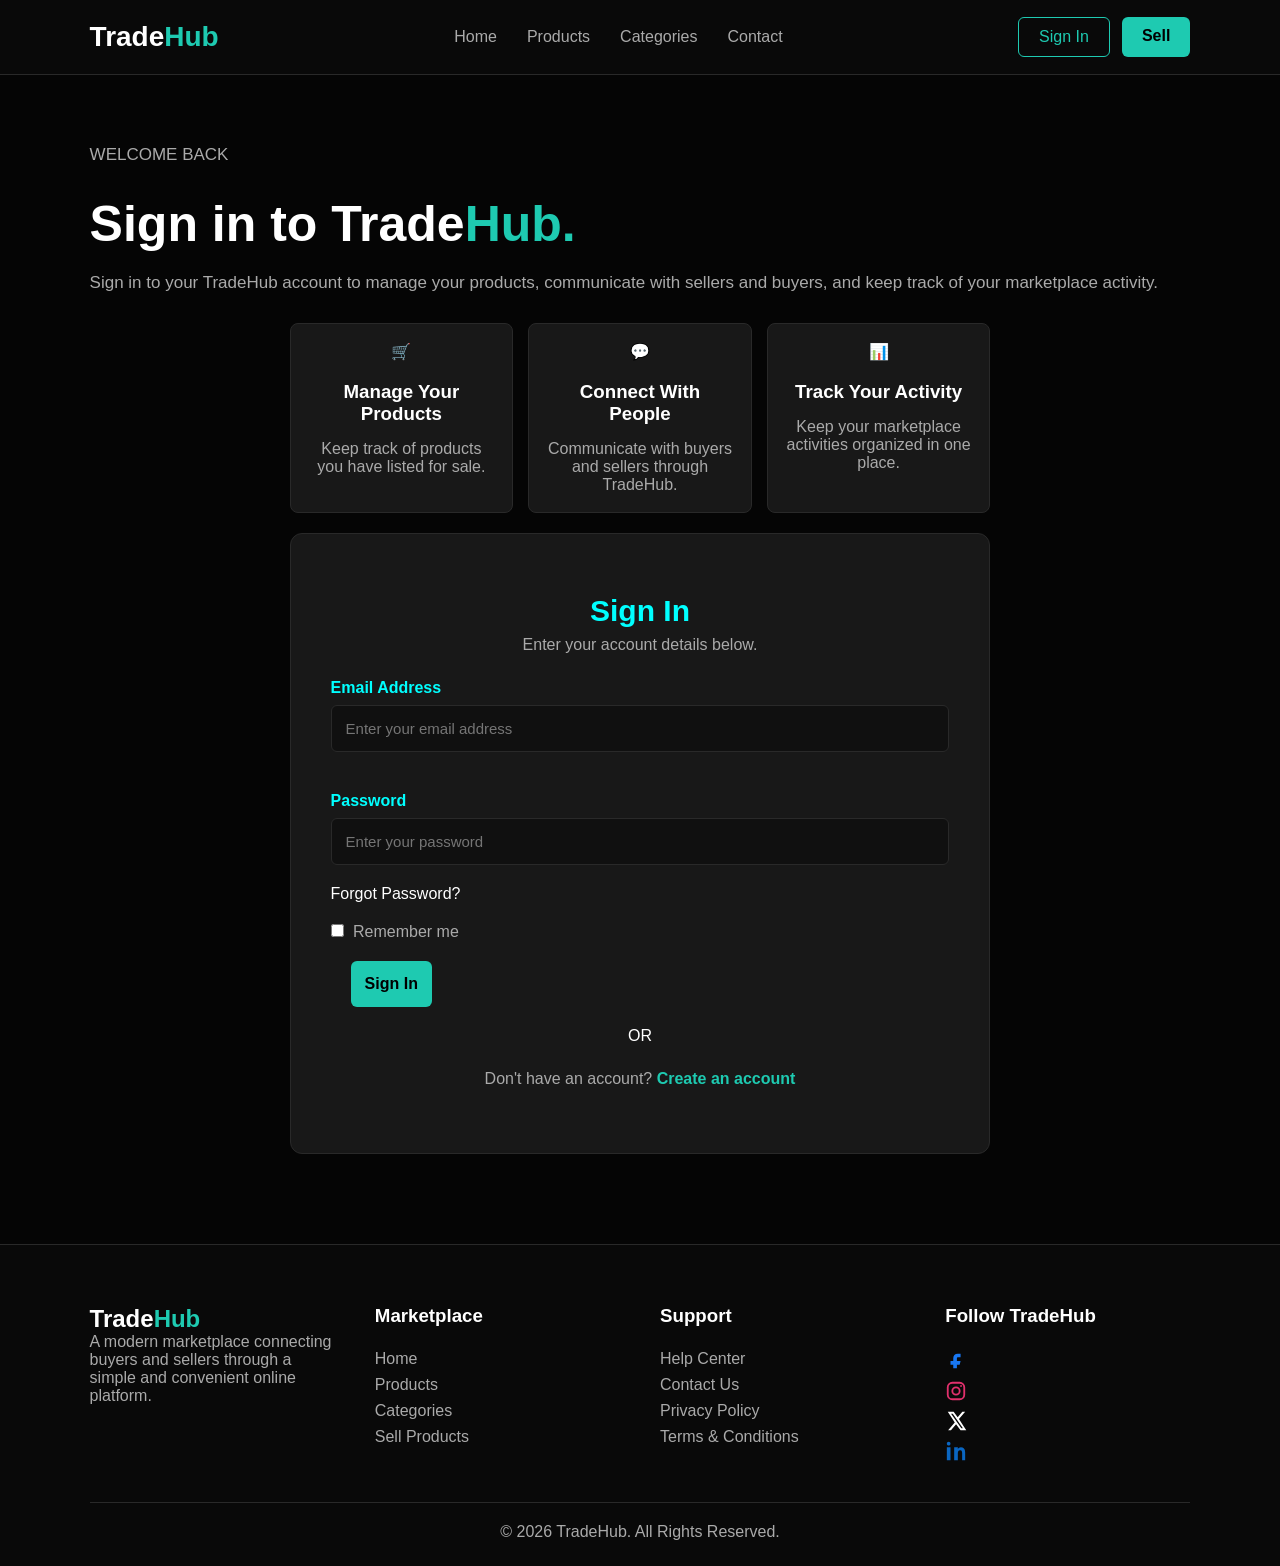
<file: signin.html>
<!DOCTYPE html>
<html lang="en">

<head>
    <meta charset="UTF-8">
    <meta name="viewport" content="width=device-width, initial-scale=1.0">

    <title>TradeHub | Sign In</title>

    <link rel="stylesheet" href="signin.css">
    <link rel="icon" type="image/x-icon" href="images/favicon.ico">
</head>

<body>


    <!-- HEADER -->

    <header class="header">

        <div class="logo">
            <a href="index.html">
                Trade<span>Hub</span>
            </a>
        </div>

       <nav class="navbar">
    <a href="index.html" >Home</a>
    <a href="products.html">Products</a>
    <a href="categories.html">Categories</a>
    <a href="contact.html">Contact</a>
</nav>

<div class="header-actions">
    <a href="signin.html" class="login-btn">Sign In</a>
    <a href="#" class="sell-btn">Sell</a>
</div>
    </header>


    <!-- SIGN IN SECTION -->

    <main class="signin-section">

        <div class="signin-container">


            <!-- LEFT SIDE -->

            <div class="signin-info">

                <p class="small-heading">
                    WELCOME BACK
                </p>

                <h1>
                    Sign in to
                    Trade<span>Hub.</span>
                </h1>

                <p class="description">
                    Sign in to your TradeHub account to manage your
                    products, communicate with sellers and buyers,
                    and keep track of your marketplace activity.
                </p>


                <div class="signin-features">

                    <div class="feature-card">

                        <div class="feature-icon">
                            🛒
                        </div>

                        <div>
                            <h3>
                                Manage Your Products
                            </h3>

                            <p>
                                Keep track of products you have listed
                                for sale.
                            </p>
                        </div>

                    </div>


                    <div class="feature-card">

                        <div class="feature-icon">
                            💬
                        </div>

                        <div>
                            <h3>
                                Connect With People
                            </h3>

                            <p>
                                Communicate with buyers and sellers
                                through TradeHub.
                            </p>
                        </div>

                    </div>


                    <div class="feature-card">

                        <div class="feature-icon">
                            📊
                        </div>

                        <div>
                            <h3>
                                Track Your Activity
                            </h3>

                            <p>
                                Keep your marketplace activities
                                organized in one place.
                            </p>
                        </div>

                    </div>

                </div>

            </div>


            <!-- LOGIN FORM -->
             <div class="signin-box">

            <div class="signin-card">

                <div class="form-heading">

                    <h2>
                        Sign In
                    </h2>

                    <p>
                        Enter your account details below.
                    </p>

                </div>


                <form action="#" method="post" class="signin-form">


                    <!-- EMAIL -->

                    <div class="form-group">

                        <label for="email">
                            Email Address
                        </label>

                        <input
                            type="email"
                            id="email"
                            name="email"
                            placeholder="Enter your email address"
                            required
                        >

                    </div>


                    <!-- PASSWORD -->

                    <div class="form-group">

                        <div class="password-label">

                            <label for="password">
                                Password
                            </label>

                           

                        </div>

                        <input
                            type="password"
                            id="password"
                            name="password"
                            placeholder="Enter your password"
                            required
                            
                        >
                         <a href="#">
                                Forgot Password?
                            </a>

                    </div>


                    <!-- REMEMBER -->

                    <div class="remember">

                        <label>

                            <input
                                type="checkbox"
                                name="remember"
                            >

                            Remember me

                        </label>

                    </div>


                    <!-- SUBMIT -->

                    <button
                        type="submit"
                        class="signin-btn"
                    >
                        Sign In
                    </button>


                    <!-- DIVIDER -->

                    <div class="divider">

                        <span>
                            OR
                        </span>

                    </div>


                    <!-- CREATE ACCOUNT -->

                    <p class="create-account">

                        Don't have an account?

                        <a href="#">
                            Create an account
                        </a>

                    </p>

                </form>

            </div>

        </div>
        </div>

    </main>


    <!-- FOOTER -->

   <!-- FOOTER -->

    <footer class="footer">

        <div class="footer-content">


            <div class="footer-about">

                <h2>
                    Trade<span>Hub</span>
                </h2>

                <p>
                    A modern marketplace connecting buyers
                    and sellers through a simple and convenient
                    online platform.
                </p>

            </div>



            <div class="footer-links">

                <h3>
                    Marketplace
                </h3>

                <a href="index.html">
                    Home
                </a>

                <a href="products.html">
                    Products
                </a>

                <a href="categories.html">
                    Categories
                </a>

                <a href="#">
                    Sell Products
                </a>

            </div>



            <div class="footer-links">

                <h3>
                    Support
                </h3>

                <a href="#">
                    Help Center
                </a>

                <a href="#">
                    Contact Us
                </a>

                <a href="#">
                    Privacy Policy
                </a>

                <a href="#">
                    Terms & Conditions
                </a>

            </div>

             <div class="footer-links">

                 <h3>
                        Follow TradeHub
                    </h3>

                <a href="https://www.facebook.com/" target="_blank" class="social facebook">
        <svg viewBox="0 0 24 24" aria-label="Facebook">
            <path d="M14 8h3V4h-3c-3.3 0-5 2-5 5v3H6v4h3v4h4v-4h3l1-4h-4V9c0-.7.3-1 1-1z"/>
        </svg>
        
    </a>

                         <a href="https://www.instagram.com/" target="_blank" class="social instagram">
        <svg viewBox="0 0 24 24" aria-label="Instagram">
            <rect x="3" y="3" width="18" height="18" rx="5" fill="none" stroke="currentColor" stroke-width="2"/>
            <circle cx="12" cy="12" r="4" fill="none" stroke="currentColor" stroke-width="2"/>
            <circle cx="17.5" cy="6.5" r="1" fill="currentColor"/>
        </svg>
        
    </a>

    <!-- X -->
    <a href="https://www.x.com/" target="_blank" class="social x">
        <svg viewBox="0 0 24 24" aria-label="X">
            <path d="M18.9 2H22l-6.77 7.74L23.2 22h-6.24l-4.89-6.39L6.5 22H3.4l7.24-8.28L3 2h6.4l4.42 5.84L18.9 2zm-1.1 17.8h1.73L8.46 4.1H6.6L17.8 19.8z"/>
        </svg>
    
    </a>

    <!-- LinkedIn -->
    <a href="https://www.linkedin.com/" target="_blank" class="social linkedin">
        <svg viewBox="0 0 24 24" aria-label="LinkedIn">
            <path d="M6 8H2V22H6V8ZM4 2C2.9 2 2 2.9 2 4s.9 2 2 2 2-.9 2-2-.9-2-2-2ZM22 13.5C22 9.9 20.1 8 17.3 8c-1.5 0-2.5.8-3.3 1.7V8h-4v14h4v-7.1c0-1.9.4-3.8 2.6-3.8 2.1 0 2.1 2 2.1 3.9V22H22v-8.5Z"/>
        </svg>
        
    </a>
            </div>

        </div>


        <div class="footer-bottom">

            <p>
                © 2026 TradeHub. All Rights Reserved.
            </p>

        </div>

    </footer>


    <script src="script.js"></script>

</body>

</html>
</file>
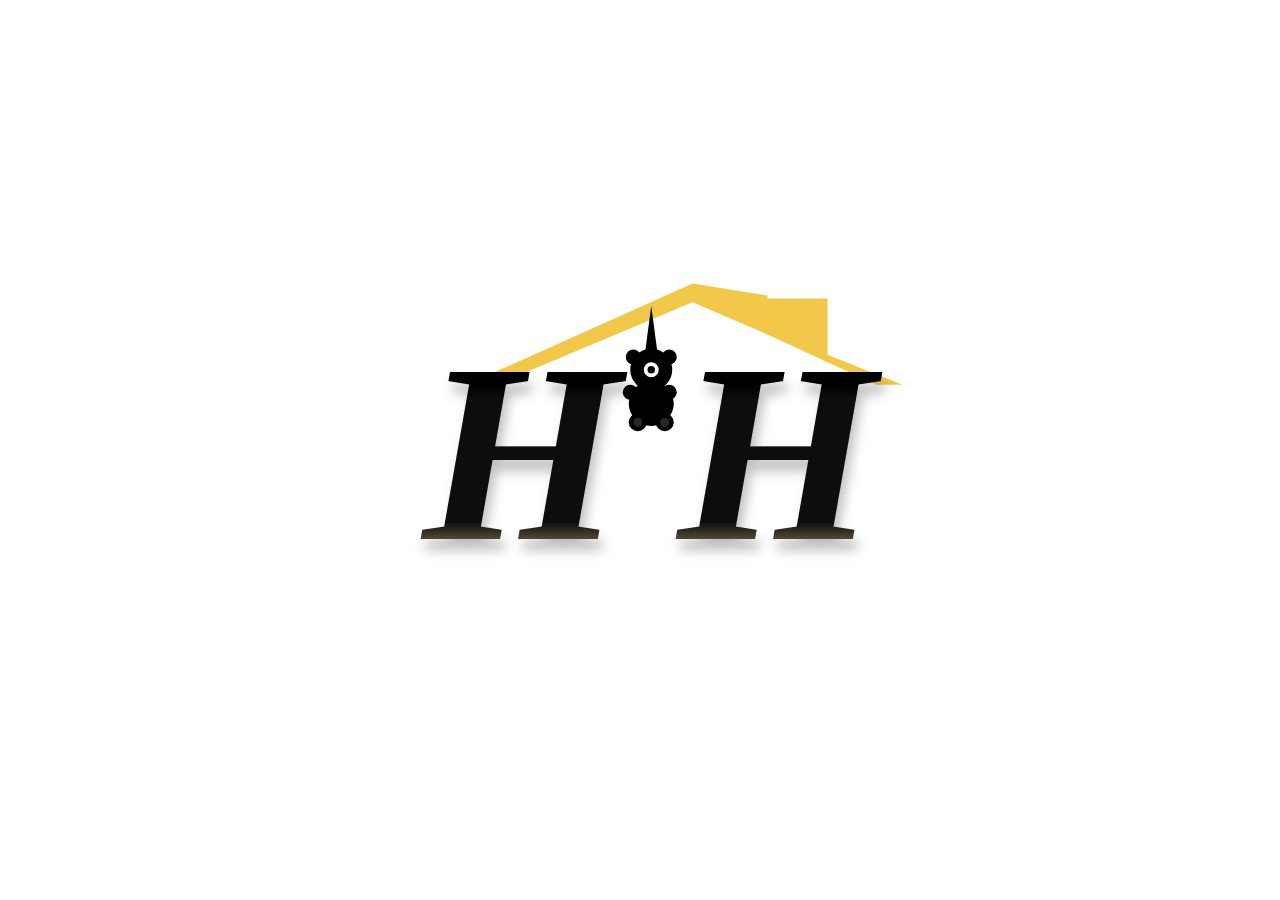
<file: Untitled-1.html>
<!DOCTYPE html>
<html lang="en">
<head>
    <meta charset="UTF-8">
    <meta name="viewport" content="width=device-width, initial-scale=1.0">
    <title>HH Logo Recreation</title>
    <style>
        body {
            margin: 0;
            padding: 0;
            display: flex;
            justify-content: center;
            align-items: center;
            min-height: 100vh;
            background-color: #ffffff; /* Clean solid white background */
        }
        .logo-container {
            width: 100%;
            max-width: 600px;
            height: auto;
        }
    </style>
</head>
<body>

    <div class="logo-container">
        <svg xmlns="http://w3.org" viewBox="0 0 800 700" width="100%" height="100%">
            <defs>
                <!-- Gradient for the "H H" letters (Black fading to gold/tan at the bottom) -->
                <linearGradient id="letterGradient" x1="0%" y1="0%" x2="0%" y2="100%">
                    <stop offset="0%" stop-color="#000000" />
                    <stop offset="75%" stop-color="#111111" />
                    <stop offset="90%" stop-color="#bda07a" />
                    <stop offset="100%" stop-color="#e9dfcc" />
                </linearGradient>
                
                <!-- Drop shadow effect for the "H H" letters -->
                <filter id="dropShadow" x="-10%" y="-10%" width="130%" height="130%">
                    <feDropShadow dx="5" dy="15" stdDeviation="8" flood-color="#000000" flood-opacity="0.25"/>
                </filter>
            </defs>

            <!-- 1. THE ROOF & CHIMNEY (Yellow/Gold) -->
            <path d="M 180,260 
                     L 470,130 
                     L 570,146 
                     L 570,150 
                     L 650,150 
                     L 650,225 
                     L 750,265 
                     L 715,265 
                     L 570,198 
                     L 470,155 
                     L 220,260 
                     Z" 
                  fill="#f2c84b" />

            <!-- 2. THE LEFT "H" (Italicized with Serifs) -->
            <g filter="url(#dropShadow)">
                <text x="110" y="470" 
                      font-family="'Georgia', 'Times New Roman', serif" 
                      font-size="340" 
                      font-weight="bold" 
                      font-style="italic" 
                      fill="url(#letterGradient)">H</text>
            </g>

            <!-- 3. THE RIGHT "H" (Italicized with Serifs) -->
            <g filter="url(#dropShadow)">
                <text x="450" y="470" 
                      font-family="'Georgia', 'Times New Roman', serif" 
                      font-size="340" 
                      font-weight="bold" 
                      font-style="italic" 
                      fill="url(#letterGradient)">H</text>
            </g>

            <!-- 4. THE BEAR ICON (Center Element) -->
            <g transform="translate(415, 160)">
                <!-- Antenna/Spire point -->
                <path d="M 0,0 L -8,60 L 8,60 Z" fill="#000000" />
                
                <!-- Bear Head -->
                <circle cx="0" cy="85" r="28" fill="#000000" />
                
                <!-- Left Ear -->
                <circle cx="-24" cy="68" r="10" fill="#000000" />
                <!-- Right Ear -->
                <circle cx="24" cy="68" r="10" fill="#000000" />
                
                <!-- Center Eye Graphic (White outer, black inner) -->
                <circle cx="0" cy="85" r="10" fill="#ffffff" />
                <circle cx="0" cy="85" r="5" fill="#000000" />
                
                <!-- Bear Body -->
                <circle cx="0" cy="130" r="30" fill="#000000" />
                
                <!-- Left Arm/Paw -->
                <circle cx="-28" cy="115" r="10" fill="#000000" />
                <!-- Right Arm/Paw -->
                <circle cx="24" cy="115" r="10" fill="#000000" />
                
                <!-- Left Foot -->
                <circle cx="-18" cy="155" r="12" fill="#000000" />
                <!-- Right Foot -->
                <circle cx="18" cy="155" r="12" fill="#000000" />
                
                <!-- Small white highlight accents on the feet -->
                <circle cx="-18" cy="155" r="6" fill="#ffffff" opacity="0.15"/>
                <circle cx="18" cy="155" r="6" fill="#ffffff" opacity="0.15"/>
            </g>
        </svg>
    </div>

</body>
</html>
</file>
<file: style.css>
/* ==========================================
   TRADEHUB - HOME PAGE
   ========================================== */

:root {
    --green: #1ECAB1;
    --green-dark: #159f8d;
    --black: #050505;
    --dark: #0d0d0d;
    --dark-light: #151515;
    --card: #181818;
    --border: #292929;
    --white: #ffffff;
    --gray: #aaaaaa;
    --light-gray: #dddddd;
}

* {
    margin: 0;
    padding: 0;
    box-sizing: border-box;
}

html {
    scroll-behavior: smooth;
}

body {
    font-family: Arial, Helvetica, sans-serif;
    background: var(--black);
    color: var(--white);
    line-height: 1.6;
}

a {
    text-decoration: none;
    color: inherit;

}

/* ==========================================
   HEADER
   ========================================== */

.header {
    width: 100%;
    min-height: 75px;
    padding: 0 7%;
    display: flex;
    align-items: center;
    justify-content: space-between;
    background: #090909;
    border-bottom: 1px solid var(--border);
    position: sticky;
    top: 0;
    z-index: 1000;
}

.logo a {
    
    font-size: 28px;
    font-weight: 800;
}

.logo span {
    color:#159f8d;
}

span {
    color:#1ECAB1;
}

.navbar {
    display: flex;
    gap: 30px;
    align-items: center;
}

.navbar a var{
    color: (--gray);
    font-size: 15px;
    transition: 0.3s;
}

.navbar a:hover {
    color: #1ECAB1;
}



.header-actions {
    display: flex;
    gap: 12px;
    align-items: center;
}

.login-btn,
.sell-btn {
    padding: 10px 20px;
    border-radius: 6px;
    font-weight: 600;
    transition: 0.3s;
}

.login-btn {
    border: 1px solid var(--border);
}

.login-btn:hover {
    border-color: var(--green);
    color: var(--green);
}

.sell-btn {
    background: var(--green);
    color: #000;
}

.sell-btn:hover {
    background: var(--green-dark);
    transform: translateY(-2px);
}

/* ==========================================
   MOBILE MENU
   ========================================== */

.menu-toggle {
    display: none;
    background: transparent;
    border: none;
    color: var(--green);
    font-size: 28px;
    cursor: pointer;
}

/* ==========================================
   HERO
   ========================================== */

.hero {
    min-height: 620px;
    padding: 100px 7%;
    display: flex;
    align-items: center;
    background:
        linear-gradient(rgba(0, 0, 0, 0.78), rgba(0, 0, 0, 0.9)),
        url("images/marketplace.jpg") center/cover no-repeat;
        margin-bottom: 50px;
}

.hero-content {
    max-width: 700px;
}

.hero h1 {
    font-size: clamp(42px, 6vw, 72px);
    line-height: 1.05;
    margin-bottom: 25px;
}

.hero h1 span {
    color: var(--green);
}

.hero p {
    color: var(--light-gray);
    font-size: 18px;
    max-width: 600px;
    margin-bottom: 35px;
}

.hero-buttons {
    display: flex;
    gap: 15px;
    flex-wrap: wrap;
}

.primary-btn,
.secondary-btn {
    padding: 14px 25px;
    border-radius: 7px;
    font-weight: bold;
    transition: 0.3s;
}

.primary-btn {
    background: var(--green);
    color: #000;
}

.primary-btn:hover {
    background: var(--green-dark);
    transform: translateY(-3px);
}

.secondary-btn {
    border: 1px solid var(--border);
}

.secondary-btn:hover {
    border-color: var(--green);
    color: var(--green);
}

/* ==========================================
   SECTIONS
   ========================================== */

.section {
    padding: 80px 7%;
    margin-bottom:  50px;
}

.section-heading {
    text-align: center;
    margin-bottom: 50px;
}

.section-title {
    text-align: center;
    margin-bottom: 45px;
}

.section-title h2 {
    font-size: 36px;
    margin-bottom: 10px;
}

.section-title p {
    color: var(--gray);
}

/* ==========================================
   FEATURES
   ========================================== */

.feature-grid {
   display: grid;
   grid-template-columns: repeat(4, 1fr);
    margin-bottom: 30px;
    gap:30px;
    padding: 30px 7% 80px;
    
}

.feature-card {
    padding: 35px 25px;
    background: var(--card);
    border: 1px solid var(--border);
    border-radius: 12px;
    text-align: center;
    margin-bottom: 30px;
    transition: 0.3s;
    display: flex;
    flex-direction: column;
    justify-content: space-around;
    margin: 0px;
    
}

.center-button {
    text-align:center;
    margin-bottom: 30px;
}

.feature-card:hover {
    transform: translateY(-6px);
    border-color: var(--green);
}
.feature-card .icon {
    font-size: 40px;
    margin-bottom: 18px;
}

.feature-card h3 {
    margin-bottom: 12px;
}

.feature-card p {
    color: var(--gray);
}

/* ==========================================
   PRODUCT CARDS
   ========================================== */

.product-grid {
     display: grid;
  grid-template-columns: repeat(4, 1fr);
   margin: 0px; 
   padding: 30px 7% 80px;
    gap: 30px;
}

.product-card {
    padding: 35px 25px;
    background: var(--card);
    border: 1px solid var(--border);
    border-radius: 12px;
    text-align: center;
    transition: 0.3s;
    margin-bottom: 10px;
}
.product-card:hover {
    transform: translateY(-6px);
    border-color: var(--green);
}

.product-card img {
    width: 100%;
    height: 210px;
    object-fit: cover;
}

.product-info {
    padding: 20px;
}

.product-card h3 {
    margin-bottom: 20px;
}

.product-card p {
    color: var(--gray);
    font-size: 14px;
    margin-bottom: 50px;
}

.price {
    display: block;
    color: var(--green);
    font-size: 20px;
    font-weight: bold;
    margin-bottom: 15px;
}

.product-actions {
    display: flex;
    gap: 10px;
}

.add-to-cart {
    flex: 1;
    border: none;
    background: var(--green);
    color: #000;
    padding: 10px;
    border-radius: 6px;
    font-weight: bold;
    cursor: pointer;
}

.add-to-cart:hover {
    background: var(--green-dark);
}

.favorite-btn {
    width: 45px;
    border: 1px solid var(--border);
    background: transparent;
    color: var(--gray);
    border-radius: 6px;
    font-size: 22px;
    cursor: pointer;
}

.favorite-btn:hover,
.favorite-btn.active {
    color: var(--green);
    border-color: var(--green);
}

.category-grid {
    display: grid;
    grid-template-columns: repeat(4, 1fr);
   margin: 0px; 
   padding: 30px 7% 80px;
    gap: 30px;
}

.category-card {
    display: block;
    padding: 35px 25px;
    background: var(--card);
    border: 1px solid var(--border);
    border-radius: 12px;
    text-align: center;
    transition: 0.3s;
}

.category-card:hover {
    transform: translateY(-7px);
    border-color: var(--green);

}

/* ==========================================
   CTA
   ========================================== */

.cta {
    margin: 30px 7% 80px;
    padding: 70px 40px;
    text-align: center;
    background: var(--dark-light);
    border: 1px solid var(--border);
    border-radius: 15px;
}

.cta h2 {
    font-size: 38px;
    margin-bottom: 15px;
}

.cta p {
    color: var(--gray);
    margin-bottom: 25px;
}
.cta h2{
    color: aqua;
}


/* ==========================================
   FOOTER
   ========================================== */

.footer {
    background: #090909;
    border-top: 1px solid var(--border);
    padding: 60px 7% 25px;
}

.footer-content {
    display: grid;
    grid-template-columns: repeat(4, 1fr);
    gap: 40px;
    justify-content: space-between;
}

.footer h3,
.footer h4 {
    margin-bottom: 15px;
}

.footer p,
.footer a {
    color: var(--gray);
}

.footer a:hover {
    color: var(--green);
}

.footer-links {
    display: flex;
    flex-direction: column;
    gap: 8px;
}

.footer-bottom {
    margin-top: 40px;
    padding-top: 20px;
    border-top: 1px solid var(--border);
    text-align: center;
    color: var(--gray);
}


    .social-links {
    display: flex;
    flex-direction: row;
    gap: 15px;
    justify-content: space-around;
    margin-top: 20px;
    margin-bottom: 20px;;
}

.social {
    display: flex;
    align-items: center;
    gap: 10px;
    color: white;
    text-decoration: none;
    transition: 0.3s ease;
}

.social svg {
    width: 22px;
    height: 22px;
}

/* Facebook */
.facebook svg {
    fill: #1877F2;
}

/* Instagram */
.instagram svg {
    color: #E1306C;
}

/* X */
.x svg {
    fill: white;
}

/* LinkedIn */
.linkedin svg {
    fill: #0A66C2;
}

.social:hover {
    transform: translateX(5px);
    color: cyan;}

/* ==========================================
   SCROLL TOP
   ========================================== */

.scroll-top {
    position: fixed;
    right: 25px;
    bottom: 25px;
    width: 45px;
    height: 45px;
    border: none;
    border-radius: 50%;
    background: var(--green);
    color: #000;
    font-size: 22px;
    font-weight: bold;
    cursor: pointer;
    opacity: 0;
    visibility: hidden;
    transition: 0.3s;
    z-index: 2000;
}

.scroll-top.show {
    opacity: 1;
    visibility: visible;
}

.scroll-top:hover {
    transform: translateY(-4px);
}

/* ==========================================
   CART
   ========================================== */

.cart-count {
    display: inline-flex;
    align-items: center;
    justify-content: center;
    min-width: 20px;
    height: 20px;
    padding: 2px 6px;
    border-radius: 50%;
    background: var(--green);
    color: #000;
    font-size: 11px;
    font-weight: bold;
}

/* ==========================================
   RESPONSIVE
   ========================================== */

@media  (max-width: 1000px) {

    .product-grid {
        grid-template-columns: repeat(2, 1fr);
    }
@media (max-width: 1000px) {
s
    .feature-grid {
        grid-template-columns: repeat(2, 1fr);
    }


    .footer-content {
        grid-template-columns: repeat(4, 1fr);
    }
}
}

@media (max-width: 1000px) {

    .header {
        position: relative;
        flex-wrap: wrap;
        padding: 15px 5%;
    }

    .menu-toggle {
        display: block;
        order: 2;
    }

    .navbar {
        display: none;
        position: absolute;
        top: 100%;
        left: 0;
        width: 100%;
        padding: 20px;
        background: #090909;
        border-top: 1px solid var(--border);
        flex-direction: column;
    }

    .navbar.show {
        display: flex;
    }

    .header-actions {
        display: none;
    }

    .hero {
        min-height: 550px;
        padding: 70px 5%;
    }

    .section {
        padding: 60px 5%;
    }

    .products-grid,
    .features-grid {
        grid-template-columns: repeat(4, 1fr);
    }

    .footer-content {
        grid-template-columns: repeat(4, 1fr);
    }
}

@media (max-width: 500px) {

    .hero h1 {
        font-size: 42px;
    }

    .hero p {
        font-size: 16px;
    }

    .cta {
        margin: 20px 5% 60px;
        padding: 50px 20px;
    }
}
</file>
<file: categories.css>
/* ==========================================
   TRADEHUB - CATEGORIES PAGE
   ========================================== */

:root {
    --green: #1ECAB1;
    --green-dark: #159f8d;
    --black: #050505;
    --dark: #0d0d0d;
    --card: #181818;
    --border: #292929;
    --white: #fff;
    --gray: #aaa;
}

* {
    margin: 0;
    padding: 0;
    box-sizing: border-box;
}

html {
    scroll-behavior: smooth;
}

body {
    font-family: Arial, Helvetica, sans-serif;
    background: var(--black);
    color: var(--white);
    line-height: 1.6;
}

a {
    text-decoration: none;
    color: inherit;
}

/* HEADER */

.header {
    min-height: 75px;
    padding: 0 7%;
    display: flex;
    align-items: center;
    justify-content: space-between;
    background: #090909;
    border-bottom: 1px solid var(--border);
    position: sticky;
    top: 0;
    z-index: 1000;
}

.logo a {
    font-size: 28px;
    font-weight: 800;
}

.logo span {
    color: var(--green);
}

.navbar {
    display: flex;
    gap: 30px;
}

.navbar a {
    color: var(--gray);
}

.navbar a:hover,
.navbar a:focus {
    color: var(--green);
}

span{
    color: #1ECAB1;
}

.header-actions {
    display: flex;
    gap: 12px;
}

.login-btn,
.sell-btn {
    padding: 10px 20px;
    border-radius: 6px;
}

.login-btn {
    border: 1px solid var(--border);
}

.sell-btn {
    background: var(--green);
    color: #000;
    font-weight: bold;
}

.menu-toggle {
    display: none;
    background: none;
    border: none;
    color: var(--green);
    font-size: 28px;
}

/* HERO */

.page-hero {
    padding: 90px 7%;
    min-height: 360px;
    display: flex;
    align-items: center;
    background:
        linear-gradient(rgba(0,0,0,.7), rgba(0,0,0,.9)),
        url("images/marketplace.jpg") center/cover;
}

.page-hero h1 {
    font-size: 55px;
    margin-bottom: 15px;
}

.page-hero h1 span {
    color: var(--green);
}

.page-hero p {
    color: #ccc;
    max-width: 650px;
}

/* SEARCH */

.category-search {
    padding: 35px 7%;
    
}

.search-box {
    max-width: 800px;
    margin: auto;
    position: relative;
}

.search-box input,
#product-search {
    width: 80%;
    padding: 17px 20px;
    background: var(--card);
    border: 1px solid var(--border);
    border-radius: 8px;
    color: white;
    outline: none;
    font-size: 16px;
}
.search-button{
background-color:#1ECAB1;
border: 1px none var(--green);
padding: 20px;
border-radius:6px;
align-content: center;
}

.search-box input:focus,
#product-search:focus {
    border-color: var(--green);
}

.search-content h2{
color: #1ECAB1;
font-weight: bolder;
font-size:xx-large
}

.search-content p {
    margin-bottom: 20px;
}

.search-content{
    text-align: center;
}


/* CATEGORIES */

.categories-section {
    padding: 30px 7% 80px;
}

.section-heading {
    text-align: center;
    margin-bottom: 45px;
}

.section-heading h2 {
    font-size: 36px;
    margin-bottom: 10px;
    color: var(--green);
}

.section-heading p {
    color: var(--gray);
}

.categories-grid {
    display: grid;
    grid-template-columns: repeat(4, 1fr);
    gap: 22px;
}

.category-card {
    display: block;
    padding: 35px 25px;
    background: var(--card);
    border: 1px solid var(--border);
    border-radius: 12px;
    text-align: center;
    transition: .3s;
}

.category-card:hover {
    transform: translateY(-7px);
    border-color:var(--green);
    box-shadow: 0px 5px 15px var(--green);
}

.category-icon {
    font-size: 45px;
    margin-bottom: 15px;
}

.category-card h3 {
    margin-bottom: 10px;
}

.category-card p {
    color: var(--gray);
    font-size: 14px;
}

/* POPULAR */
.popular-categories p {
    color: var(--gray);
}

.popular-categories h2{
    color:aquamarine;
    margin-bottom: 10px;
}


.popular-categories {
    padding: 70px 7%;
    background: var(--dark);
}

.popular-grid {
    display: grid;
    grid-template-columns: repeat(4, 1fr);
    gap: 15px;
}

.popular-card {
    padding: 18px;
    border: 1px solid var(--border);
    border-radius: 8px;
    text-align: center;
    color: var(--gray);
    transition: .3s;
}

.popular-card:hover {
    color: var(--green);
   box-shadow: 0px 5px 15px var(--green); 
   border-color: #1ECAB1;
   transform: translateY(-5px);
}

/* BENEFITS */

.benefits {
    padding: 80px 7%;
}

.benefits p{
    color: var(--gray);
}


.benefits h2{
    color: var(--green);
}

.benefit-container {
    display: grid;
    grid-template-columns: repeat(3, 1fr);
    gap: 25px;
}

.benefit-card {
    padding: 30px;
    background: var(--card);
    border: 1px solid var(--border);
    border-radius: 10px;
    transition: .3s;
}

.benefit-card h3 {
    margin-bottom: 10px;
    color: cyan;
    text-align: center;
}

.benefit-card p {
    color: var(--gray);
    justify-content: space-between;
}

.benefit-icon{
    text-align: center;
}

.benefit-card:hover{
    box-shadow: 0px 5px 15px var(--green);
    transform: translateX(-9px);
}

/* SELLER CTA */

.seller-section {
    margin: 20px 7% 80px;
    padding: 65px 30px;
    text-align: center;
    background: var(--card);
    border: 1px solid var(--border);
    border-radius: 12px;
}

.seller-section h2 {
    font-size: 35px;
    margin-bottom: 15px;
    color: aqua;
}

.seller-section p {
    color: var(--gray);
    margin-bottom: 25px;
}

.seller-section a {
    display: inline-block;
    background: var(--green);
    color: #000;
    padding: 13px 25px;
    border-radius: 6px;
    font-weight: bold;
    margin-top: 15px;
    
}

.seller-section a:hover{
background-color: #159f8d;
}


/* FOOTER */

.footer {
    background: #090909;
    border-top: 1px solid var(--border);
    padding: 60px 7% 25px;
}

.footer-content {
    display: grid;
    grid-template-columns: repeat(4, 1fr);
    gap: 40px;
    justify-content: space-between;
}

.footer h3,
.footer h4 {
    margin-bottom: 15px;
}

.footer p,
.footer a {
    color: var(--gray);
}

.footer a:hover {
    color: var(--green);
}

.footer-links {
    display: flex;
    flex-direction: column;
    gap: 8px;
}

.footer-bottom {
    margin-top: 40px;
    padding-top: 20px;
    border-top: 1px solid var(--border);
    text-align: center;
    color: var(--gray);
}


    .social-links {
    display: flex;
    flex-direction: row;
    gap: 15px;
    justify-content: space-around;
    margin-top: 20px;
    margin-bottom: 20px;;
}

.social {
    display: flex;
    align-items: center;
    gap: 10px;
    color: white;
    text-decoration: none;
    transition: 0.3s ease;
}

.social svg {
    width: 22px;
    height: 22px;
}

/* Facebook */
.facebook svg {
    fill: #1877F2;
}

/* Instagram */
.instagram svg {
    color: #E1306C;
}

/* X */
.x svg {
    fill: white;
}

/* LinkedIn */
.linkedin svg {
    fill: #0A66C2;
}

.social:hover {
    transform: translateX(5px);
    color: cyan;
}

/* SCROLL TOP */

.scroll-top {
    position: fixed;
    right: 25px;
    bottom: 25px;
    width: 45px;
    height: 45px;
    border: none;
    border-radius: 50%;
    background: var(--green);
    color: #000;
    font-size: 22px;
    cursor: pointer;
    opacity: 0;
    visibility: hidden;
    transition: .3s;
    z-index: 2000;
}

.scroll-top.show {
    opacity: 1;
    visibility: visible;
}

/* RESPONSIVE */

@media (max-width: 1000px) {

    .categories-grid,
    .popular-grid {
        grid-template-columns: repeat(2, 1fr);
    }

    .benefits-grid {
        grid-template-columns: 1fr;
    }
}

@media (max-width: 768px) {

    .header {
        padding: 15px 5%;
    }

    .menu-toggle {
        display: block;
    }

    .navbar {
        display: none;
        position: absolute;
        top: 75px;
        left: 0;
        width: 100%;
        background: #090909;
        padding: 20px;
        flex-direction: column;
    }

    .navbar.show {
        display: flex;
    }

    .header-actions {
        display: none;
    }

    .category-hero {
        padding: 70px 5%;
    }

    .categories-section,
    .category-search-section,
    .benefits {
        padding-left: 5%;
        padding-right: 5%;
    }

    .seller-cta {
        margin-left: 5%;
        margin-right: 5%;
    }
}

@media (max-width: 550px) {

    .categories-grid,
    .popular-grid {
        grid-template-columns: 1fr;
    }

    .category-hero h1 {
        font-size: 40px;
    }
}
</file>
<file: contact.css>
/* ==========================================
   TRADEHUB - CONTACT PAGE
   ========================================== */

:root {
    --green: #1ECAB1;
    --green-dark: #159f8d;
    --black: #050505;
    --dark: #0d0d0d;
    --card: #181818;
    --border: #292929;
    --white: #fff;
    --gray: #aaa;
}

* {
    margin: 0;
    padding: 0;
    box-sizing: border-box;
}

html {
    scroll-behavior: smooth;
}

body {
    font-family: Arial, Helvetica, sans-serif;
    background: var(--black);
    color: var(--white);
    line-height: 1.6;
}

a {
    text-decoration: none;
    color: inherit;
}

/* HEADER */

.header {
    min-height: 75px;
    padding: 0 7%;
    display: flex;
    align-items: center;
    justify-content: space-between;
    background: #090909;
    border-bottom: 1px solid var(--border);
    position: sticky;
    top: 0;
    z-index: 1000;
}

.logo a {
    font-size: 28px;
    font-weight: 800;
}

.logo span {
    color: var(--green);
}

.navbar {
    display: flex;
    gap: 30px;
}

.navbar a {
    color: var(--gray);
}

.navbar a:hover,
    .navbar a:focus {
        color: var(--green);
}

.header-actions {
    display: flex;
    gap: 12px;
}

.login-btn,
.sell-btn {
    padding: 10px 20px;
    border-radius: 6px;
}

.login-btn {
    border: 1px solid var(--border);
}

.sell-btn {
    background: var(--green);
    color: #000;
    font-weight: bold;
}

.menu-toggle {
    display: none;
    background: none;
    border: none;
    color: var(--green);
    font-size: 28px;
}

/* HERO */

.page-hero {
    min-height: 350px;
    padding: 90px 7%;
    display: flex;
    align-items: center;
    background:
        linear-gradient(rgba(0,0,0,.7), rgba(0,0,0,.9)),
        url("images/marketplace.jpg") center/cover;
}

.page-hero h1 {
    font-size: 55px;
    margin-bottom: 15px;
}

.page-hero h1 span {
    color: var(--green);
}

.page-hero p {
    color: #ccc;
    max-width: 650px;
}

/* CONTACT AREA */

.contact-section {
    padding: 80px 7%;
}

 .contact-container p{
color: var(--gray);

}

.small-heading {
    text-align: center;
    margin-bottom: 25px;
}

.small-heading h2 {
    color: cyan;
}

.social-section{
    display: flexbox;
    margin-top: 25px;
    border: solid var(--border);
    justify-content: space-around;
    text-align: center;
    border-radius: 7px;
    margin-bottom: 25px;
}

.social-section h3 {
    color: cyan;
    margin-top: 25px;
}


    .social-links {
    display: flex;
    flex-direction: row;
    gap: 15px;
    justify-content: space-around;
    margin-top: 20px;
    margin-bottom: 20px;;
}

.social {
    display: flex;
    align-items: center;
    gap: 10px;
    color: white;
    text-decoration: none;
    transition: 0.3s ease;
}

.social svg {
    width: 22px;
    height: 22px;
}

/* Facebook */
.facebook svg {
    fill: #1877F2;
}

/* Instagram */
.instagram svg {
    color: #E1306C;
}

/* X */
.x svg {
    fill: white;
}

/* LinkedIn */
.linkedin svg {
    fill: #0A66C2;
}

.social:hover {
    transform: translateX(5px);
    color: cyan;
}

    
        




/* CONTACT INFO */

.contact-info {
    display: grid;
    grid-template-columns: repeat(3, 1fr);
    gap: 20px;
    
}

.contact-item {
    padding: 25px;
    background: var(--card);
    border: 1px solid var(--border);
    border-radius: 10px;
    transition: .3s;
    text-align: center;
}

.contact-item:hover {
border-color: #1ECAB1;
transform: translateX(9px);
box-shadow:0px 5px 15px var(--green);
}

.contact-icon {
    text-align: center;
    margin-bottom: 15px;
}

.contact-card h3 {
    margin-bottom: 8px;
}

.contact-card p,
.contact-card a {
    color: var(--gray);
}

.contact-card a:hover {
    color: var(--green);
}

/* FORM */

.contact-form {
    padding: 35px;
    background: var(--card);
    border: 1px solid var(--border);
    border-radius: 12px;
}

.contact-form h2 {
    font-size: 30px;
    margin-bottom: 25px;
    text-align: center;
}

.form-heading {
    text-align: center;
}

.form-heading h2 {
color: aqua;
}

.form-row {
    display: grid;
    grid-template-columns: 1fr 1fr;
    gap: 15px;
}

.form-group {
    margin-bottom: 20px;
}

.form-group label {
    display: block;
    margin-bottom: 8px;
    font-weight: bold;
}

.form-group input,
.form-group select,
.form-group textarea {
    width: 100%;
    padding: 13px;
    background: #101010;
    color: white;
    border: 1px solid var(--border);
    border-radius: 6px;
    outline: none;
    font-family: inherit;
    font-size: 15px;
}

.form-group input:focus,
.form-group select:focus,
.form-group textarea:focus {
    border-color: var(--green);
}

.form-group textarea {
    min-height: 150px;
    resize: vertical;
}

.copy-checkbox {
    display: flex;
    align-items: center;
    gap: 8px;
    color: var(--gray);
    margin-bottom: 20px;
}

.submit-btn {
    
    padding: 14px;
    background: var(--green);
    color: #000;
    border: none;
    border-radius: 6px;
    font-weight: bold;
    font-size: 16px;
    cursor: pointer;
    margin-top: 20px;
}

.submit-btn:hover {
    background: var(--green-dark);
}

/* FAQ */

.faq-section {
    padding: 70px 7%;
    background: var(--dark);
}

.section-heading {
    text-align: center;
    margin-bottom: 40px;
}

.section-heading h2 {
    font-size: 35px;
        color: cyan;

}

.faq-grid {
    display:flex ;
    grid-template-columns: (4, 1fr);
    gap: 15px;
    
}

.faq-card {
    padding: 22px;
    background: var(--card);
    border: 1px solid var(--border);
    border-radius: 8px;
    text-align: center;
    transition: .3s;
}

.faq-card:hover{
    transform: translateY(-9px);
    background-color: lightcyan;
    border-color: aqua;
    box-shadow: 0px 12px 15px cyan;
}

.faq-card h3 {
    margin-bottom: 8px;
    color: darkturquoise;
}

.faq-card p {
    color: var(--gray);
}

/* FOOTER */

.footer {
    padding: 50px 7% 25px;
    background: #090909;
    border-top: 1px solid var(--border);
}

.footer-about span{
    color: var(--green)
}

.footer-content {
    display: grid;
    grid-template-columns: 2fr 1fr 1fr 1fr;
    gap: 35px;
}

.footer h3,
.footer h4 {
    margin-bottom: 15px;
}

.footer p,
.footer a {
    color: var(--gray);
}

.footer a:hover {
    color: var(--green);
}

.footer-links {
    display: flex;
    flex-direction: column;
    gap: 8px;
}

.footer-bottom {
    margin-top: 35px;
    padding-top: 20px;
    border-top: 1px solid var(--border);
    text-align: center;
    color: var(--gray);
}

/* SCROLL TOP */

.scroll-top {
    position: fixed;
    right: 25px;
    bottom: 25px;
    width: 45px;
    height: 45px;
    border: none;
    border-radius: 50%;
    background: var(--green);
    color: #000;
    font-size: 22px;
    cursor: pointer;
    opacity: 0;
    visibility: hidden;
    transition: .3s;
    z-index: 2000;
}

.scroll-top.show {
    opacity: 1;
    visibility: visible;
}

/* RESPONSIVE */

@media (max-width: 900px) {

    .contact-grid {
        grid-template-columns: 1fr;
    }

    .footer-content {
        grid-template-columns: repeat(2, 1fr);
    }
}

@media (max-width: 768px) {

    .header {
        padding: 15px 5%;
    }

    .menu-toggle {
        display: block;
    }

    .navbar {
        display: none;
        position: absolute;
        top: 75px;
        left: 0;
        width: 100%;
        padding: 20px;
        background: #090909;
        flex-direction: column;
    }

    .navbar.show {
        display: flex;
    }

    .header-actions {
        display: none;
    }

    .contact-hero {
        padding: 70px 5%;
    }

    .contact-section,
    .faq-section {
        padding-left: 5%;
        padding-right: 5%;
    }
}

@media (max-width: 550px) {

    .form-row {
        grid-template-columns: 1fr;
    }

    .contact-form {
        padding: 25px;
    }

    .contact-hero h1 {
        font-size: 40px;
    }

    .footer-content {
        grid-template-columns: 1fr;
    }
}
</file>
<file: products.css>
/* ==========================================
   TRADEHUB - PRODUCTS PAGE
   ========================================== */

:root {
    --green: #1ECAB1;
    --green-dark: #159f8d;
    --black: #050505;
    --dark: #0d0d0d;
    --card: #181818;
    --border: #292929;
    --white: #fff;
    --gray: #aaa;
}

* {
    margin: 0;
    padding: 0;
    box-sizing: border-box;
}

html {
    scroll-behavior: smooth;
}

body {
    font-family: Arial, Helvetica, sans-serif;
    background: var(--black);
    color: var(--white);
    line-height: 1.6;
    margin: 30px;
}

a {
    text-decoration: none;
    color: inherit;
}

img {
    max-width: 100%;
    display: block;
}

/* HEADER */

.header {
    min-height: 75px;
    padding: 0 7%;
    display: flex;
    align-items: center;
    justify-content: space-between;
    background: #080808;
    border-bottom: 1px solid var(--border);
    position: sticky;
    top: 0;
    z-index: 1000;
}

.logo a {
    font-size: 28px;
    font-weight: 800;
}

.logo span {
    color: var(--green);
}

.footer-about span{
    color: var(--green)
}

.navbar {
    display: flex;
    gap: 30px;
}

.navbar a {
    color: var(--gray);
    transition: 0.3s;
}

.navbar a:hover{
    color: var(--green);
}


.header-actions {
    display: flex;
    gap: 12px;
}

.login-btn,
.sell-btn {
    padding: 10px 20px;
    border-radius: 6px;
    font-weight: bold;
}

.login-btn {
    border: 1px solid var(--border);
}

.sell-btn {
    background: var(--green);
    color: #000;
}

.menu-toggle {
    display: none;
    background: none;
    border: none;
    color: var(--green);
    font-size: 28px;
}

/* PAGE HERO */

.page-hero {
    min-height: 350px;
    padding: 90px 7%;
    display: flex;
    align-items: center;
    background:
        linear-gradient(rgba(0, 0, 0, 0.78), rgba(0, 0, 0, 0.9)),
        url("images/marketplace.jpg") center/cover no-repeat;
}

.page-hero-content {
    max-width: 700px;
}

.page-hero h1 {
    font-size: 52px;
    margin-bottom: 15px;
}

.page-hero h1 span {
    color: var(--green);
}

.page-hero p {
    color: #ccc;
}

/* SEARCH */

.search-section {
    padding: 35px 7%;
    
}

.search-box {
    max-width: 800px;
    margin: auto;
    position: relative;
}

.search-box input,
#product-search {
    width: 80%;
    padding: 17px 20px;
    background: var(--card);
    border: 1px solid var(--border);
    border-radius: 8px;
    color: white;
    outline: none;
    font-size: 16px;
}
.search-button{
background-color:#1ECAB1;
border: 1px none var(--green);
padding: 20px;
border-radius:6px;
align-content: center;
}

.search-box input:focus,
#product-search:focus {
    border-color: var(--green);
}

/* PRODUCTS AREA */

.products-section {
    padding: 30px 7% 80px;
}

.products-grid {
    display: grid;
    grid-template-columns: repeat(4, 1fr);
    gap: 30px;
}

/* FILTERS */

.filters {
    background: var(--card);
    border: 1px solid var(--border);
    border-radius: 10px;
    padding: 25px;
    height: fit-content;
}

.filter-grid{
    display: grid;
    grid-template-columns: repeat(4, 1fr);    
    margin: 30px;
    gap: 20px;
    
}

.filter-header{
text-align: center;
 color:#1ECAB1;
 display: flex;
 justify-content: space-between;
}

.primary-btn{

    color: #050505;
    background-color: #159f8d;
     display: inline-block;
    padding: 13px 25px;
    background: var(--green);
    color: #000;
    border-radius: 6px;
    font-weight: bolder;
    margin-top: 12px

}

.filter-header h2 {

margin-top: 20px;
align-items: center;
}
.filter-group h3 {
    margin-bottom: 100px;
    
   
}

.filter-group {
    position: relative;
    background: none;
    padding: 25px;
    border-radius: 10px;
    overflow: hidden;
    transition: 0.5s;
    border:solid 1px var(--border);
}


/* The line */
.filter-group::before {
    content: "";
    position: absolute;
    top: 0;
    left: 0;

    width: 100%;
    height: 4px;

    background: cyan;

    transition: width 2s ease;
}

.filter-group:hover {
    transform: translateY(-7px);

}

.filter-group:hover::before {
    width: 100%;
}

.filter-item{
    display: flex;
    flex-direction:column;
}
.filter-group label {
    display: block;
    color: var(--gray);
    margin: 8px;
    cursor: pointer;
    
}

.sort-input{
    padding:5px;
    border-radius: 7px;
    font-size: medium;
}

.sort-input :nth-child(1):hover{
background-color: rgb(14, 152, 231);
}


.results-label{
    margin-bottom:9px;
    text-align:center;
}

.results-header{
    text-align:center;
    font-size:x-large;
    font-weight: 900;
    color: #00ff88;
}

.filter-group input {
    margin-right: 7px;
    justify-content: space-between;
}

.filter-group select {
    width: 100%;
    padding: 10px;
    background: #101010;
    border: 1px solid var(--border);
    color: white;
    border-radius: 6px;
}

/* PRODUCT GRID */

.sort-box{
padding:20px;
font-weight: bolder;
font-size: larger;
}

.products-grid {
    display: grid;
    grid-template-columns: repeat(4, 1fr);
    gap: 22px;
}



.product-card {
    position: relative;
    background: #222;
    padding: 25px;
    border-radius: 10px;
    overflow: hidden;
    transition: 0.5s;
}

/* The line */
.product-card::before {
    content: "";
    position: absolute;
    top: 0;
    left: 0;

    width: 0;
    height: 4px;

    background: #00ff88;

    transition: width 2s ease;
}

.product-card:hover {
    transform: translateY(-7px);
}
/* When you hover the card */
.product-card:hover::before {
    width: 100%;
}




.product-card img {
    width: 100%;
    height: 220px;
    object-fit: cover;
}

.product-info {
    padding: 18px;
}

.product-card h3 {
    margin-bottom: 8px;
}

.product-card p {
    color: var(--gray);
    font-size: 14px;
    margin-bottom: 10px;
}

.price {
    color: var(--green);
    font-size: 20px;
    font-weight: bold;
    display: block;
    margin-bottom: 15px;
}

.product-actions {
    display: flex;
    gap: 8px;
}

.add-to-cart {
    flex: 1;
    padding: 10px;
    border: none;
    border-radius: 6px;
    background: var(--green);
    color: #000;
    font-weight: bold;
    cursor: pointer;
}

.add-to-cart:hover {
    background: var(--green-dark);
}

.favorite-btn {
    width: 44px;
    background: transparent;
    border: 1px solid var(--border);
    color: #999;
    border-radius: 6px;
    font-size: 22px;
    cursor: pointer;
}

.favorite-btn.active {
    color: var(--green);
    border-color: var(--green);
}

/* PAGINATION */

.pagination {
    display: flex;
    justify-content: center;
    gap: 8px;
    margin-top: 50px;
}

.pagination a {
    padding: 10px 15px;
    border: 1px solid var(--border);
    border-radius: 6px;
    color: var(--gray);
}

.pagination a:hover,
.pagination a.active {
    background: var(--green);
    color: #000;
}

/* CTA */

.sell-section {
   margin: 30px 7% 80px;
    padding: 70px 40px;
    background: var(--dark);
    border: 1px solid var(--border);
    border-radius: 12px;
    text-align: center;
    margin: 70px;
}

.sell-section h2 {
    margin-bottom: 12px;
    color: aqua;
    font-size: xx-large;

}


.sell-section p {
    color: var(--gray);
    margin-bottom: 1px;
}

.sell-section a {
    display: inline-block;
    padding: 13px 25px;
    background: var(--green);
    color: #000;
    border-radius: 6px;
    font-weight: bolder;
    margin-top: 12px
}

.sell-section a:hover{
background-color: #159f8d;
}



/* FOOTER */

.footer {
    background: #090909;
    border-top: 1px solid var(--border);
    padding: 60px 7% 25px;
}

.footer-content {
    display: grid;
    grid-template-columns: repeat(4, 1fr);
    gap: 40px;
    justify-content: space-between;
}

.footer h3,
.footer h4 {
    margin-bottom: 15px;
}

.footer p,
.footer a {
    color: var(--gray);
}

.footer a:hover {
    color: var(--green);
}

.footer-links {
    display: flex;
    flex-direction: column;
    gap: 8px;
}

.footer-bottom {
    margin-top: 40px;
    padding-top: 20px;
    border-top: 1px solid var(--border);
    text-align: center;
    color: var(--gray);
}


    .social-links {
    display: flex;
    flex-direction: row;
    gap: 15px;
    justify-content: space-around;
    margin-top: 20px;
    margin-bottom: 20px;;
}

.social {
    display: flex;
    align-items: center;
    gap: 10px;
    color: white;
    text-decoration: none;
    transition: 0.3s ease;
}

.social svg {
    width: 22px;
    height: 22px;
}

/* Facebook */
.facebook svg {
    fill: #1877F2;
}

/* Instagram */
.instagram svg {
    color: #E1306C;
}

/* X */
.x svg {
    fill: white;
}

/* LinkedIn */
.linkedin svg {
    fill: #0A66C2;
}

.social:hover {
    transform: translateX(5px);
    color: cyan;}

/* SCROLL TOP */

.scroll-top {
    position: fixed;
    right: 25px;
    bottom: 25px;
    width: 45px;
    height: 45px;
    border: none;
    border-radius: 50%;
    background: var(--green);
    color: #000;
    font-size: 22px;
    cursor: pointer;
    opacity: 0;
    visibility: hidden;
    transition: .3s;
    z-index: 2000;
}

.scroll-top.show {
    opacity: 1;
    visibility: visible;
}

/* RESPONSIVE */

@media (max-width: 1100px) {
    .products-grid {
        grid-template-columns: repeat(2, 1fr);
    }
}

@media (max-width: 800px) {

    .header {
        padding: 15px 5%;
    }

    .menu-toggle {
        display: block;
    }

    .navbar {
        display: none;
        position: absolute;
        top: 75px;
        left: 0;
        width: 100%;
        background: #090909;
        padding: 20px;
        flex-direction: column;
    }

    .navbar.show {
        display: flex;
    }

    .header-actions {
        display: none;
    }

    .products-layout {
        grid-template-columns: 1fr;
    }

    .filters {
        width: 100%;
    }

    .page-hero {
        padding: 70px 5%;
    }

    .products-section,
    .search-section {
        padding-left: 5%;
        padding-right: 5%;
    }
}

@media (max-width: 550px) {

    .products-grid {
        grid-template-columns: (2, 1fr);
    }

    .page-hero h1 {
        font-size: 40px;
    }
}
</file>
<file: signin.css>
/* ==========================================
   TRADEHUB - SIGN IN PAGE
   ========================================== */

:root {
    --green: #1ECAB1;
    --green-dark: #159f8d;
    --black: #050505;
    --dark: #0d0d0d;
    --card: #181818;
    --border: #292929;
    --white: #fff;
    --gray: #aaa;
}

* {
    margin: 0;
    padding: 0;
    box-sizing: border-box;
}

body {
    font-family: Arial, Helvetica, sans-serif;
    background: var(--black);
    color: var(--white);
    min-height: 100vh;
}

a {
    text-decoration: none;
    color: inherit;
}

/* HEADER */

.header {
    min-height: 75px;
    padding: 0 7%;
    display: flex;
    align-items: center;
    justify-content: space-between;
    background: #090909;
    border-bottom: 1px solid var(--border);
}

.logo a {
    font-size: 28px;
    font-weight: 800;
}

.logo span {
    color: var(--green);
}

.navbar {
    display: flex;
    gap: 30px;
}

.navbar a {
    color: var(--gray);
}

.navbar a:hover,
.navbar a:focus {
    color: var(--green);
}

.header-actions {
    display: flex;
    gap: 12px;
}

.login-btn,
.sell-btn {
    padding: 10px 20px;
    border-radius: 6px;
}

.login-btn {
    border: 1px solid var(--green);
    color: var(--green);
}

.sell-btn {
    background: var(--green);
    color: #000;
    font-weight: bold;
}

.menu-toggle {
    display: none;
    background: none;
    border: none;
    color: var(--green);
    font-size: 28px;
}

.signin-features {
    display: grid;
    grid-template-columns: repeat(3,1fr);
    justify-content: center;
    gap: 100px;
    
}

/* SIGN IN AREA */

.signin-container {
    padding: 70px 7%;
    gap: 60px;
    align-content: center;
}

.signin-info {
    max-width: 5000px;
}

.signin-info h1 {
    font-size: 50px;
    margin-bottom: 20px;
}

.signin-info h1 span {
    color: var(--green);
}

.signin-info > p {
    color: var(--gray);
    margin-bottom: 30px;
    font-size: 17px;
}

.signin-features {
    display: grid;
    gap: 15px;
    margin-left: 200px;
    margin-right: 200px;
}

.feature-card {
    padding: 18px;
    background: var(--card);
    border: 1px solid var(--border);
    border-radius: 8px;
    text-align: center;
    transition: .3s;

}

.feature-card:hover{
    transform: translateY(-5px);
    background-color: cyan;
}

.feature-icon{
    margin-bottom: 20px;
}

.signin-features h3 {
    margin-bottom: 15px;
}

.signin-features p {
    color: var(--gray);
}

/* FORM */

.signin-box {
    background: var(--card);
    border: 1px solid var(--border);
    border-radius: 12px;
    padding: 40px;
    margin-bottom: 20px;
    margin-top: 20px;
    
    
    margin-right: 200px;
    margin-left: 200px;
}

.signin-box h2 {
    font-size: 30px;
    margin-bottom: 8px;
    
}

.signin-box p {
    color: var(--gray);
    margin-bottom: 25px;
}

.form-group {
    margin-bottom: 20px;
}

.form-group input {
margin-bottom: 20px;
width: 90px;
}


.form-group label {
    display: block;
    margin-bottom: 8px;
    font-weight: bold;
    color: cyan;
}

.form-heading{
    text-align: center;
    margin: 20px;

}

.form-heading h2{
color: aqua;    
}

.form-group input {
    width: 100%;
    padding: 14px;
    background: #101010;
    border: 1px solid var(--border);
    border-radius: 6px;
    color: white;
    outline: none;
    font-size: 15px;
}

.form-group input:focus {
    border-color: var(--green);
}

.form-options {
    display: flex;
    justify-content: space-between;
    align-items: center;
    margin-bottom: 25px;
    font-size: 14px;
}

.remember {
    color: var(--gray);
}

.remember input {
    margin-right: 5px;
}

.forgot-password {
    color: var(--green);
}

.signin-btn {
    padding: 14px;
    background: var(--green);
    border: none;
    border-radius: 6px;
    color: #000;
    font-size: 16px;
    font-weight: bold;
    cursor: pointer;
    transition: .3s;
    display: flex;
    margin: 20px;
    justify-content: center;

}

.divider{
    text-align: center;
}

.signin-btn:hover {
    background: var(--green-dark);
}

.create-account {
    margin-top: 25px;
    text-align: center;
    color: var(--gray);
}

.create-account a {
    color: var(--green);
    font-weight: bold;
}

/* FOOTER */

.footer {
    background: #090909;
    border-top: 1px solid var(--border);
    padding: 60px 7% 25px;
}

.footer-content {
    display: grid;
    grid-template-columns: repeat(4, 1fr);
    gap: 40px;
    justify-content: space-between;
}

.footer h3,
.footer h4 {
    margin-bottom: 15px;
}

.footer-about span{
color:#1ECAB1;

}

.footer p,
.footer a {
    color: var(--gray);
}

.footer a:hover {
    color: var(--green);
}

.footer-links {
    display: flex;
    flex-direction: column;
    gap: 8px;
}

.footer-bottom {
    margin-top: 40px;
    padding-top: 20px;
    border-top: 1px solid var(--border);
    text-align: center;
    color: var(--gray);
}


    .social-links {
    display: flex;
    flex-direction: row;
    gap: 15px;
    justify-content: space-around;
    margin-top: 20px;
    margin-bottom: 20px;;
}

.social {
    display: flex;
    align-items: center;
    gap: 10px;
    color: white;
    text-decoration: none;
    transition: 0.3s ease;
}

.social svg {
    width: 22px;
    height: 22px;
}

/* Facebook */
.facebook svg {
    fill: #1877F2;
}

/* Instagram */
.instagram svg {
    color: #E1306C;
}

/* X */
.x svg {
    fill: white;
}

/* LinkedIn */
.linkedin svg {
    fill: #0A66C2;
}

.social:hover {
    transform: translateX(5px);
        color: cyan}

/* SCROLL TOP */

.scroll-top {
    position: fixed;
    right: 25px;
    bottom: 25px;
    width: 45px;
    height: 45px;
    border: none;
    border-radius: 50%;
    background: var(--green);
    color: #000;
    font-size: 22px;
    cursor: pointer;
    opacity: 0;
    visibility: hidden;
    transition: .3s;
    z-index: 2000;
}

.scroll-top.show {
    opacity: 1;
    visibility: visible;
}


/* RESPONSIVE */

@media (max-width: 800px) {

    .header {
        padding: 15px 5%;
    }

    .menu-toggle {
        display: block;
    }

    .navbar {
        display: none;
        position: absolute;
        top: 75px;
        left: 0;
        width: 100%;
        background: #090909;
        padding: 20px;
        flex-direction: column;
        z-index: 1000;
    }

    .navbar.show {
        display: flex;
    }

    .header-actions {
        display: none;
    }

    .signin-container {
        grid-template-columns: 1fr;
        padding: 50px 5%;
    }

    .signin-info h1 {
        font-size: 40px;
    }
}

@media (max-width: 500px) {

    .signin-box {
        padding: 25px;
    }
}
</file>
